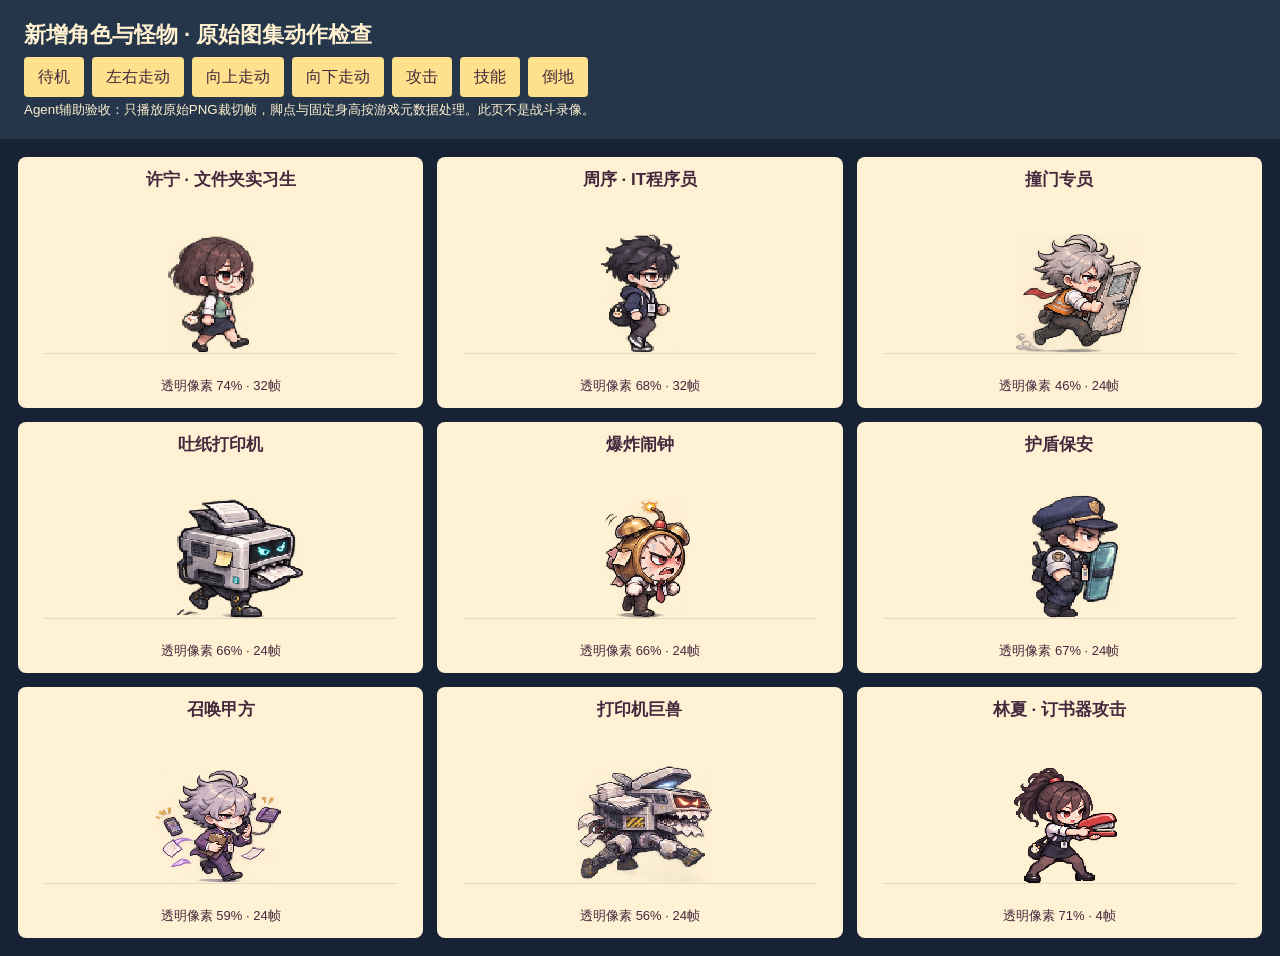
<file: web/dev/expansion-art/index.html>
<!doctype html><html lang="zh-CN"><meta charset="utf-8"><meta name="viewport" content="width=device-width"><title>扩展美术动作检查</title><style>body{margin:0;background:#172334;color:#fff0d0;font:16px/1.5 'Microsoft YaHei',sans-serif}header{padding:18px 24px;background:#25364b;position:sticky;top:0}h1{font-size:22px;margin:0}button{margin:6px 8px 0 0;padding:8px 14px;background:#ffe08c;color:#422a3d;border:0;border-radius:4px;font:inherit;cursor:pointer}main{display:grid;grid-template-columns:repeat(3,1fr);gap:14px;padding:18px}article{background:#fff1d4;color:#422a3d;border-radius:8px;text-align:center;padding:10px}canvas{display:block;width:100%;height:180px;image-rendering:pixelated}h2{margin:0;font-size:17px}p{margin:3px;font-size:13px}@media(max-width:700px){main{grid-template-columns:repeat(2,1fr)}}</style><header><h1>新增角色与怪物 · 原始图集动作检查</h1><div id="actions"></div><small>Agent辅助验收：只播放原始PNG裁切帧，脚点与固定身高按游戏元数据处理。此页不是战斗录像。</small></header><main id="tiles"></main><script>
(async()=>{const d=await(await fetch('../../assets/image/expansion/atlas-metadata.json')).json(),names={intern:'许宁 · 文件夹实习生',programmer:'周序 · IT程序员',charger:'撞门专员',spitter:'吐纸打印机',bomber:'爆炸闹钟',shieldGuard:'护盾保安',summoner:'召唤甲方',printerBoss:'打印机巨兽',femaleStapler:'林夏 · 订书器攻击'},labels={idle:'待机',walk:'左右走动',upWalk:'向上走动',downWalk:'向下走动',attack:'攻击',skill:'技能',defeat:'倒地'},tiles=[];let state='walk';for(const[key,label]of Object.entries(labels)){const b=document.createElement('button');b.textContent=label;b.dataset.state=key;b.onclick=()=>state=key;actions.append(b)}for(const[id,def]of Object.entries({...d.heroes,...d.enemies,...d.heroOverrides})){const im=new Image();im.src='../../assets/'+def.path;await im.decode();const a=document.createElement('article');a.innerHTML='<h2>'+names[id]+'</h2><canvas width="340" height="180"></canvas><p>透明像素 '+Math.round(def.transparentFraction*100)+'% · '+Object.values(def.frames).reduce((n,f)=>n+f.length,0)+'帧</p>';const tilesElement=document.querySelector('#tiles');tilesElement.append(a);tiles.push({def,im,ctx:a.querySelector('canvas').getContext('2d')})}function draw(t){for(const{def,im,ctx}of tiles){const frames=def.frames[state]||def.frames.idle||def.frames.attack,index=Math.floor(t/170)%frames.length,f=frames[index],scale=116/def.referenceHeight;ctx.clearRect(0,0,340,180);ctx.imageSmoothingEnabled=false;ctx.fillStyle='#e7dac4';ctx.fillRect(14,160,312,1);ctx.drawImage(im,f.x,f.y,f.w,f.h,170-f.anchorX*scale,160-f.h*scale,f.w*scale,f.h*scale)}requestAnimationFrame(draw)}document.body.dataset.ready='true';requestAnimationFrame(draw)})().catch(e=>{document.body.dataset.error=e.message;throw e});
</script></html>
</file>
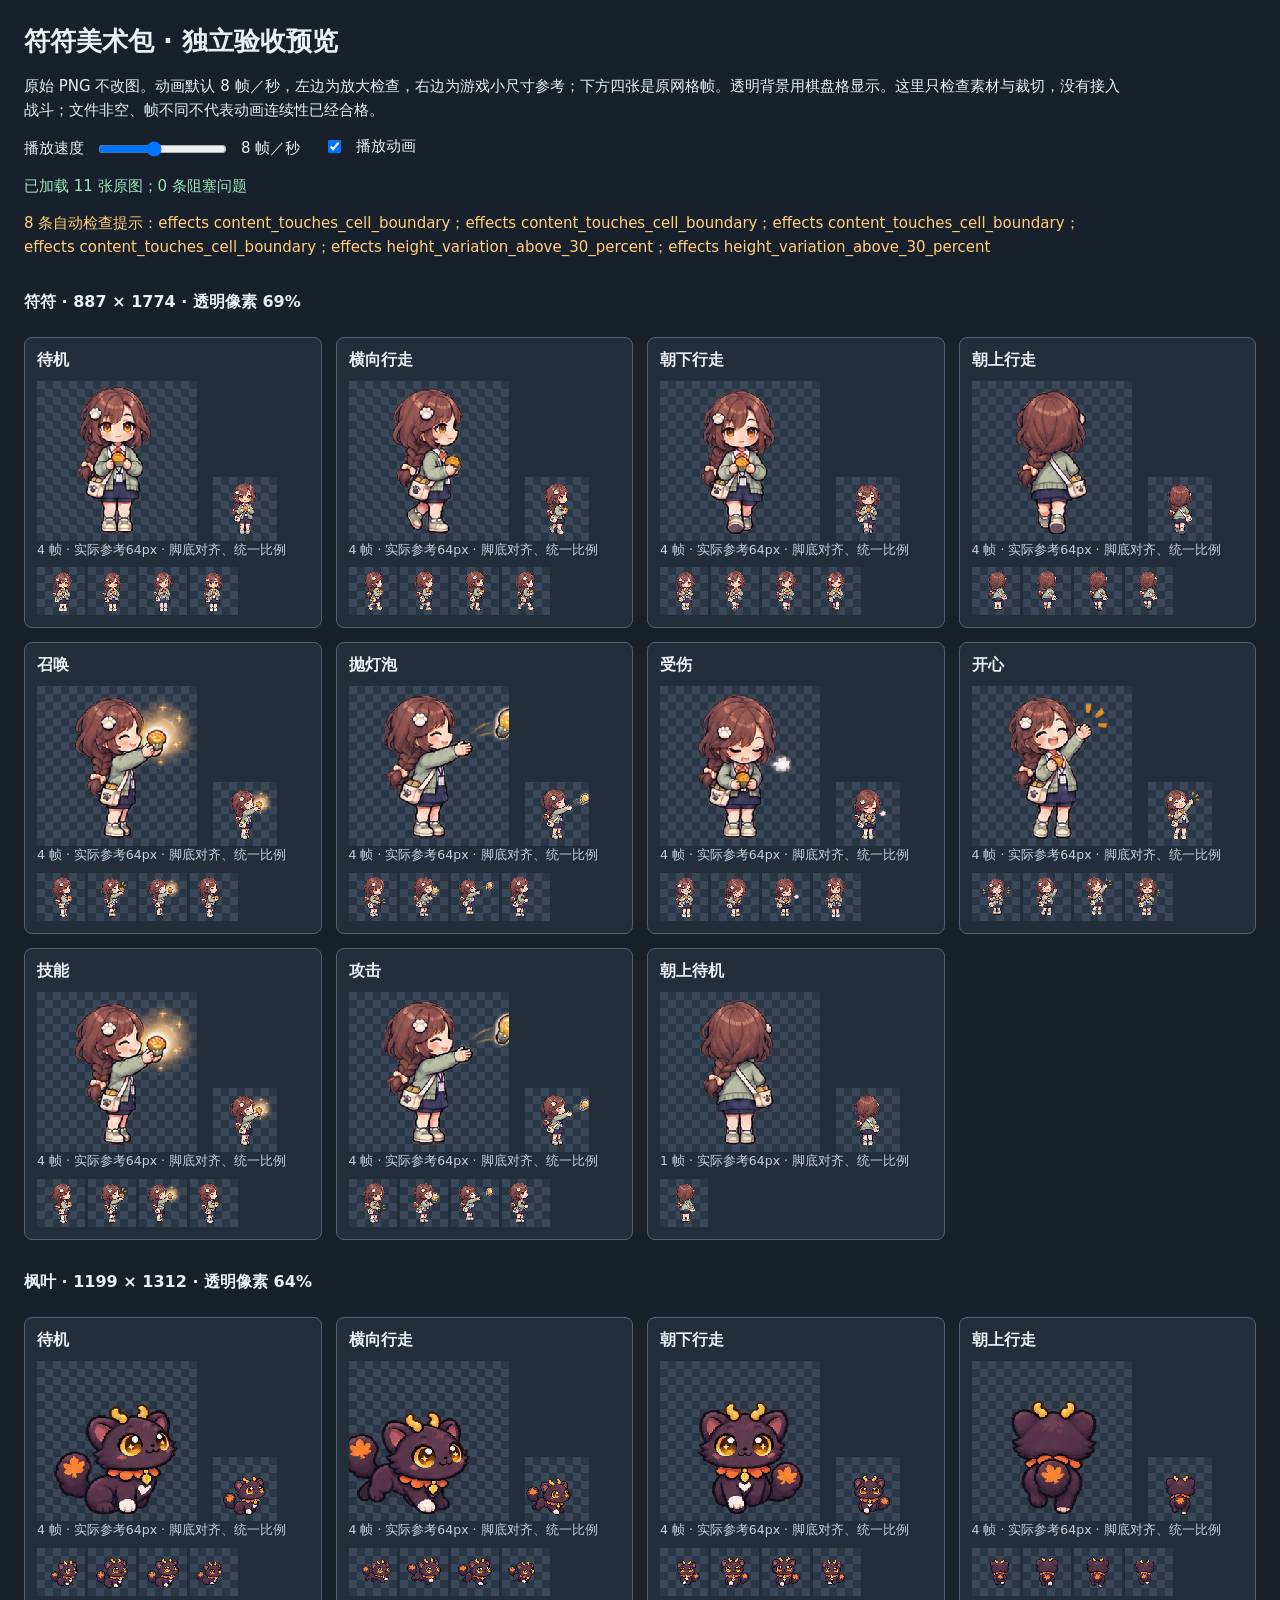
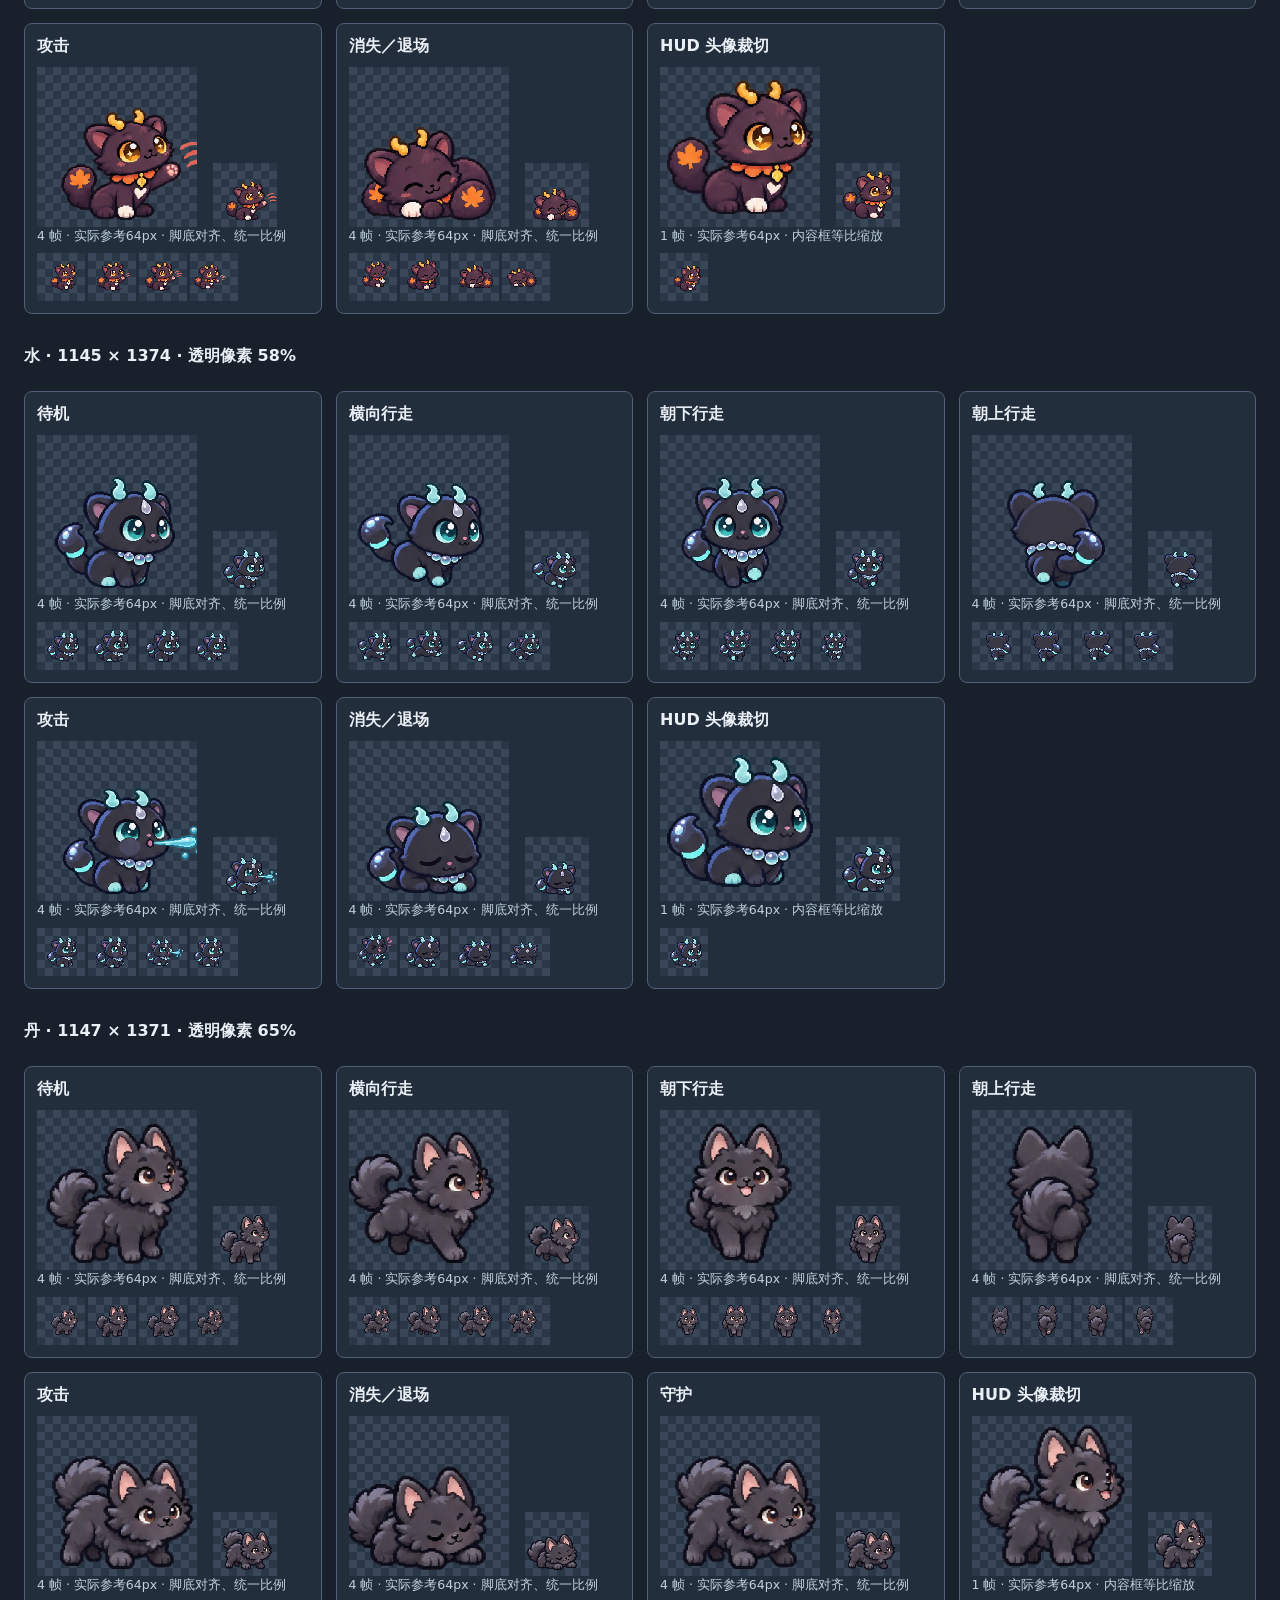
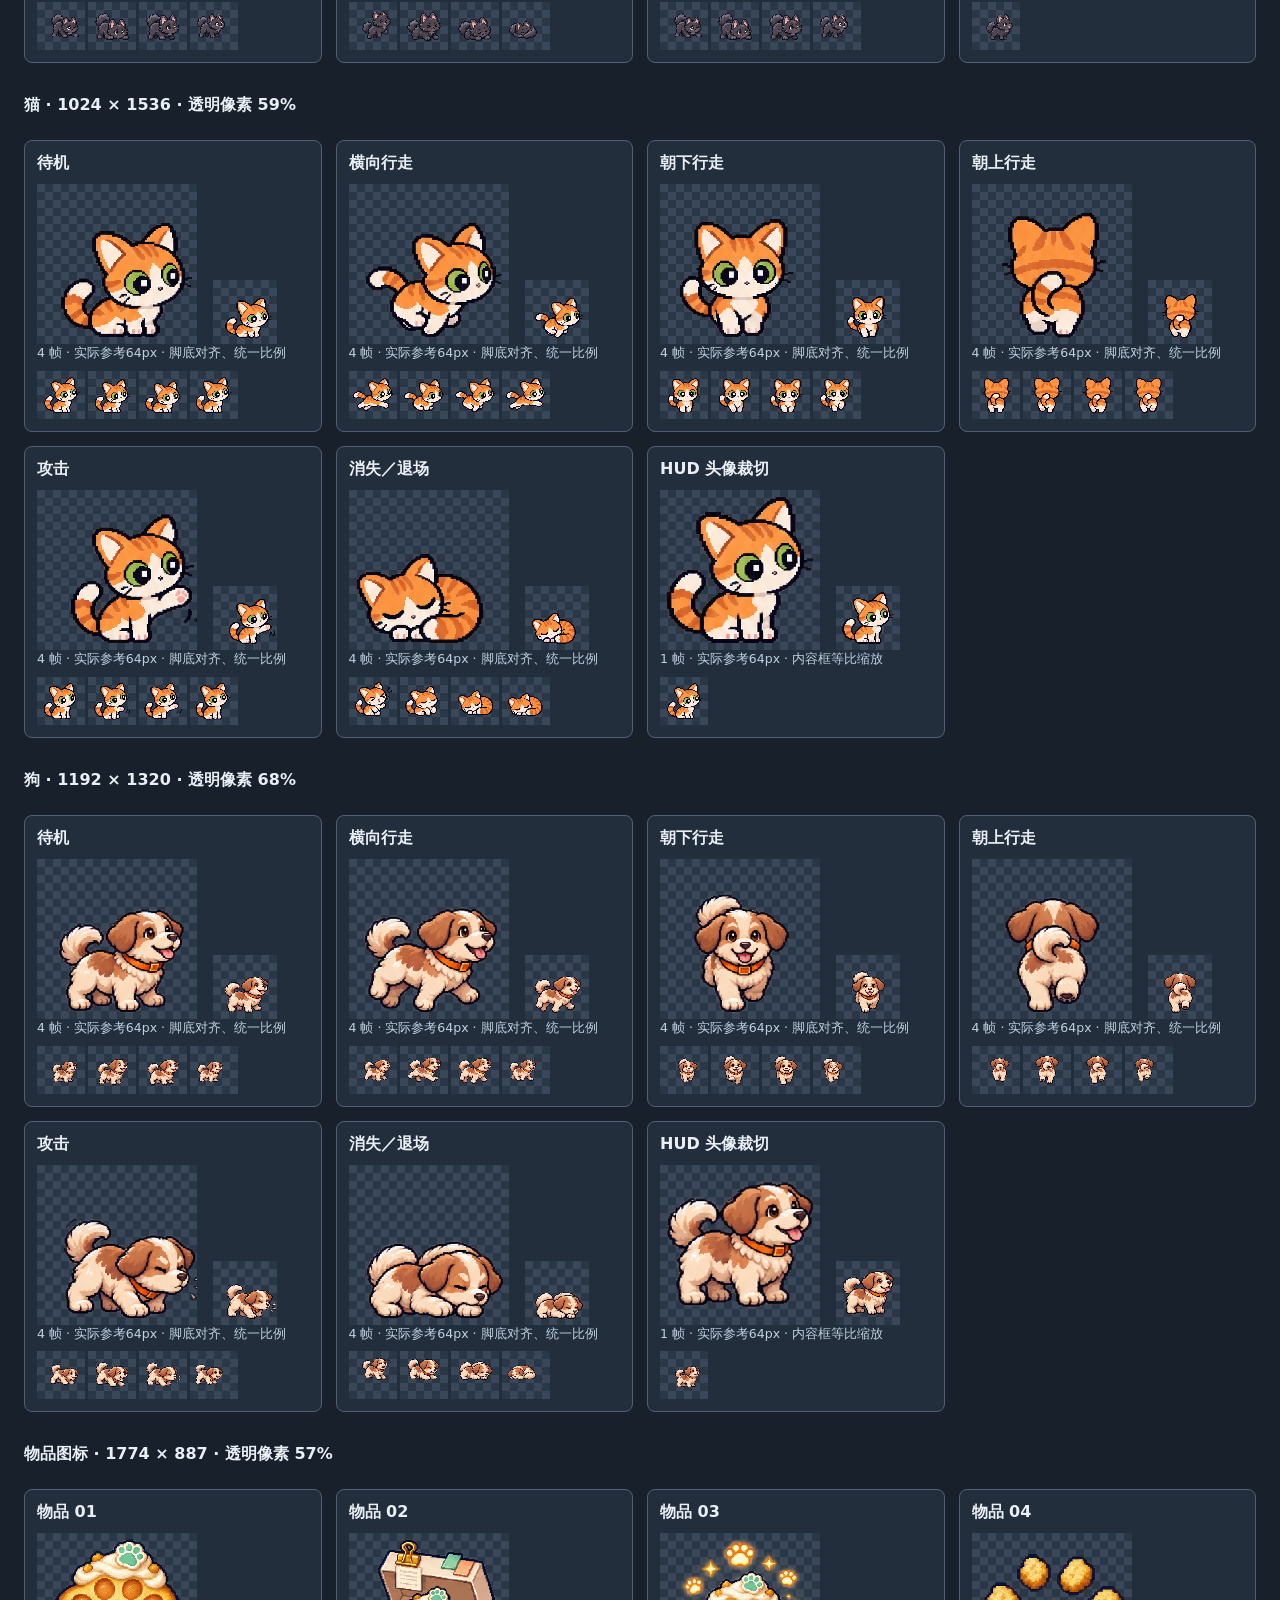
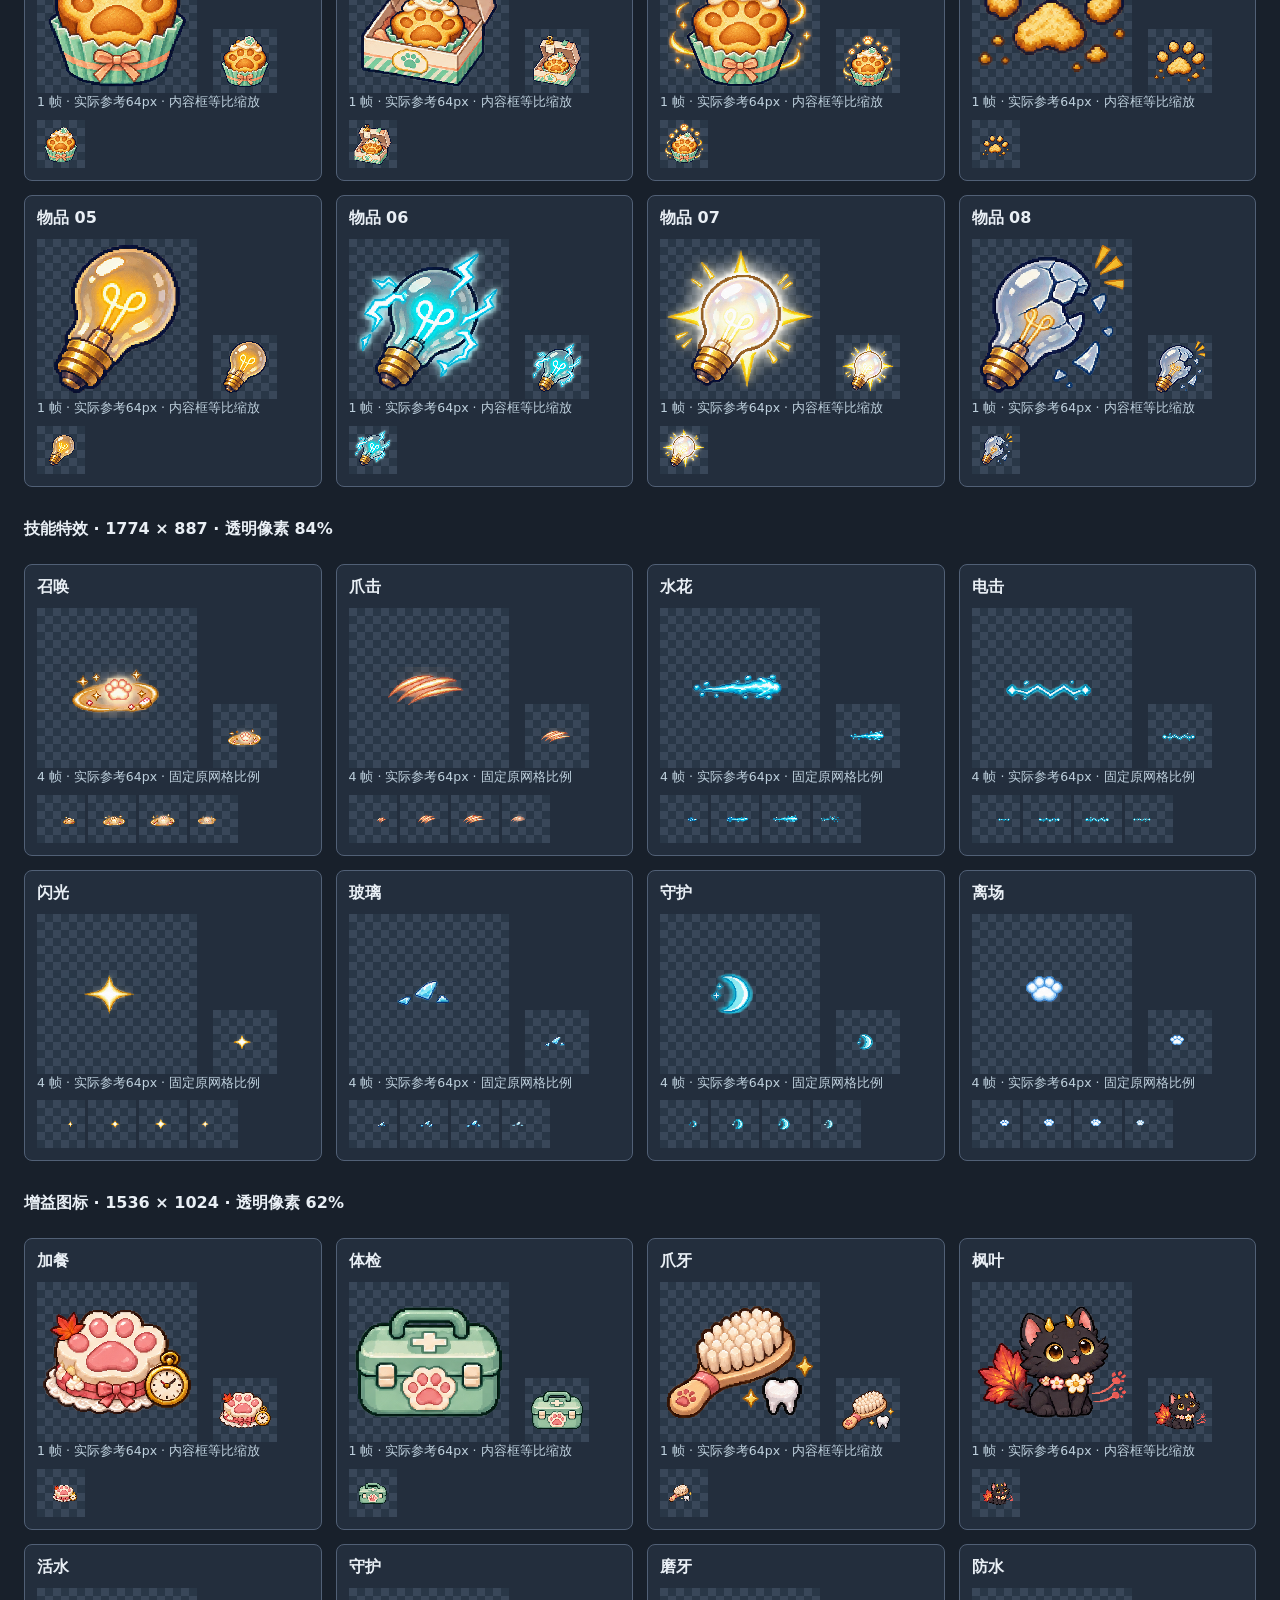
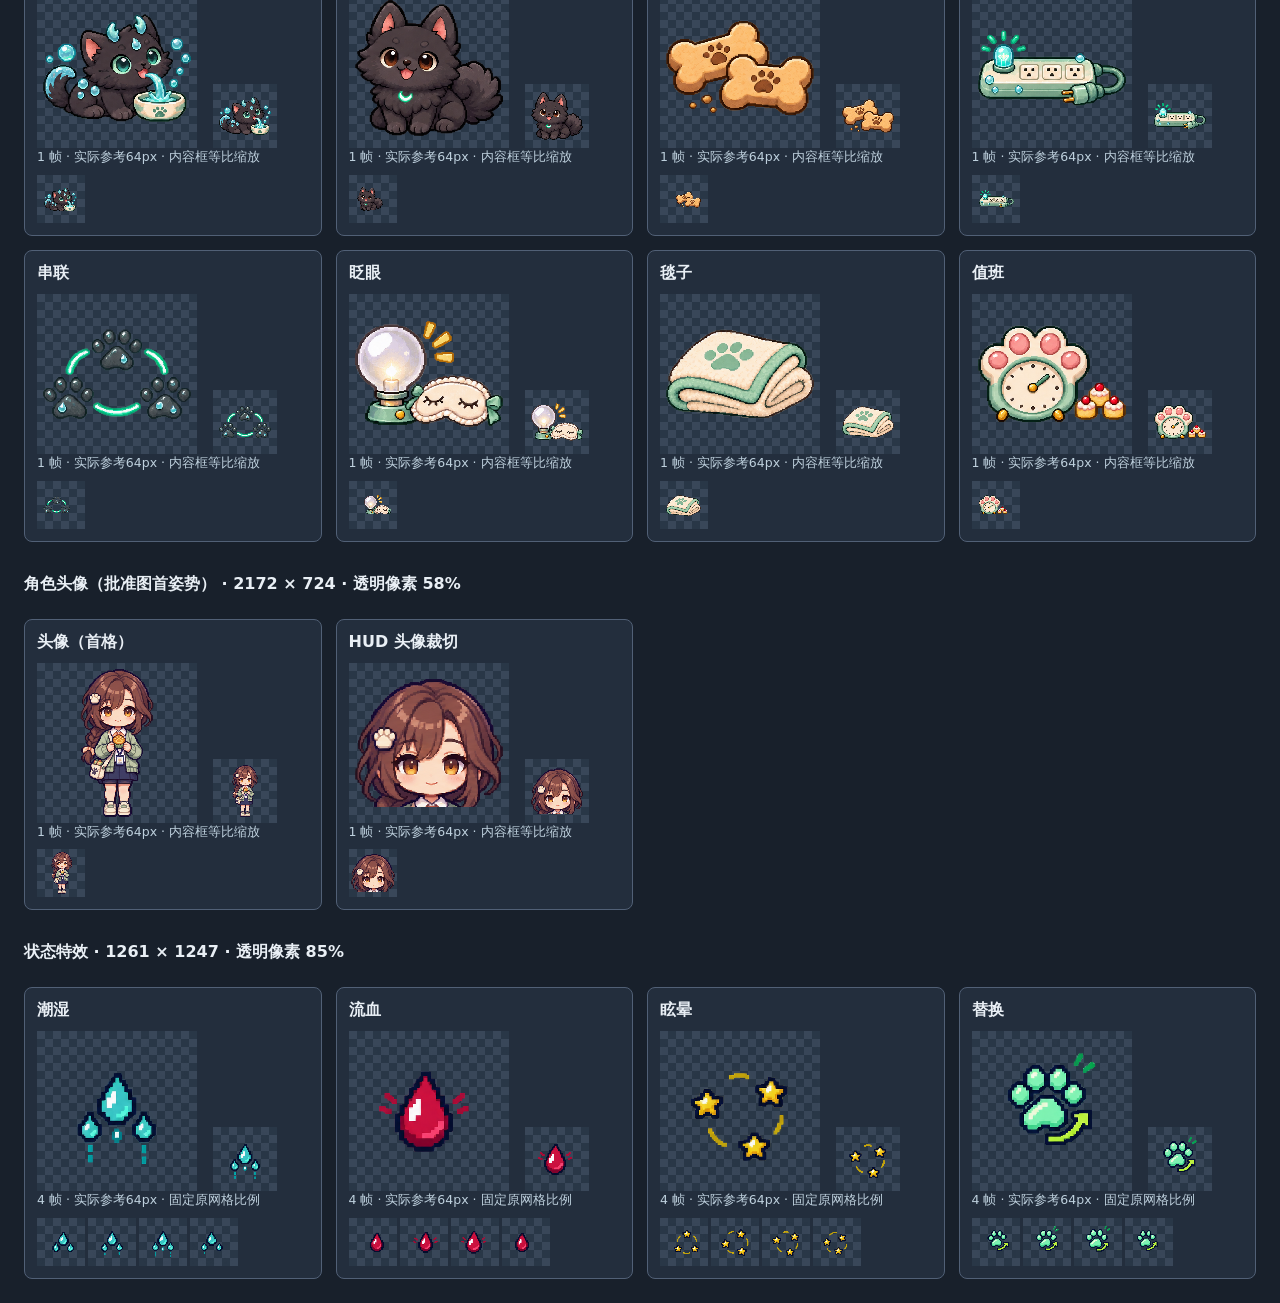
<file: web/dev/fufu-preview.html>
<!doctype html><html lang="zh-CN"><meta charset="utf-8"><title>符符美术包 · 独立验收预览</title>
<style>*{box-sizing:border-box}body{margin:0;background:#18202b;color:#e9eff5;font:15px system-ui,"Microsoft YaHei",sans-serif;padding:24px}h1{font-size:26px;margin:0 0 8px}p{line-height:1.6;max-width:1100px}label{display:inline-flex;gap:12px;align-items:center;margin:0 24px 18px 0}section{display:grid;grid-template-columns:repeat(auto-fill,minmax(275px,1fr));gap:14px}article{padding:12px;border:1px solid #516076;border-radius:8px;background:#232e3d}h2{font-size:16px;margin:0 0 10px}canvas{image-rendering:pixelated;background:repeating-conic-gradient(#293747 0 25%,#394759 0 50%) 50%/16px 16px}small{display:block;color:#bed0dd;line-height:1.5}.warning{color:#ffcf79}.stage{display:flex;align-items:flex-end;gap:16px}.strip{margin-top:8px;display:flex;gap:3px}.strip canvas{width:48px;height:48px}.group{grid-column:1/-1;margin-top:18px}#status{color:#9ae6bb}</style>
<h1>符符美术包 · 独立验收预览</h1><p>原始 PNG 不改图。动画默认 8 帧／秒，左边为放大检查，右边为游戏小尺寸参考；下方四张是原网格帧。透明背景用棋盘格显示。这里只检查素材与裁切，没有接入战斗；文件非空、帧不同不代表动画连续性已经合格。</p>
<label>播放速度 <input id="fps" type="range" min="2" max="16" value="8"><span id="fpsText">8 帧／秒</span></label><label><input id="play" type="checkbox" checked>播放动画</label><div id="status">正在加载…</div><p class="warning" id="warnings"></p><section id="grid"></section>
<script>const metadata={"schemaVersion":1,"stage":"candidate-for-review","note":"Original PNG only; geometry checks are not proof of visual animation continuity.","sheets":{"fufu":{"key":"fufu","path":"image/fufu/fufu.png","cols":4,"rows":8,"width":887,"height":1774,"transparentFraction":0.6878353112540021,"partialAlphaFraction":0.04886885477185807,"rowBounds":[0,231,453,672,893,1110,1330,1551,1774],"columnBounds":[[0,230,445,658,887],[0,228,443,659,887],[0,230,444,659,887],[0,230,444,658,887],[0,218,442,674,887],[0,215,426,674,887],[0,221,441,670,887],[0,235,439,669,887]],"gridMethod":"alpha-projection-row-and-column-seams","actor":true,"effect":false,"sha256":"ce9f720a500c2c865a222b2733a6190de8673dc65ee5561a88533c5f06e18402","frames":{"idle":[{"x":67,"y":17,"w":108,"h":207,"anchorX":58.5,"anchorY":207,"cell":{"x":0,"y":0,"w":230,"h":231},"opaquePixels":15477,"edgePixels":0,"hash":2443346098},{"x":286,"y":18,"w":104,"h":206,"anchorX":55.5,"anchorY":206,"cell":{"x":230,"y":0,"w":215,"h":231},"opaquePixels":15261,"edgePixels":0,"hash":1297071988},{"x":500,"y":16,"w":103,"h":208,"anchorX":55,"anchorY":208,"cell":{"x":445,"y":0,"w":213,"h":231},"opaquePixels":15180,"edgePixels":0,"hash":1277809587},{"x":714,"y":17,"w":104,"h":207,"anchorX":55.5,"anchorY":207,"cell":{"x":658,"y":0,"w":229,"h":231},"opaquePixels":15285,"edgePixels":0,"hash":1669740044}],"walk":[{"x":67,"y":241,"w":103,"h":202,"anchorX":58.5,"anchorY":202,"cell":{"x":0,"y":231,"w":228,"h":222},"opaquePixels":14530,"edgePixels":0,"hash":679778854},{"x":287,"y":241,"w":99,"h":202,"anchorX":57.5,"anchorY":202,"cell":{"x":228,"y":231,"w":215,"h":222},"opaquePixels":14451,"edgePixels":0,"hash":2311801740},{"x":501,"y":239,"w":100,"h":206,"anchorX":52,"anchorY":206,"cell":{"x":443,"y":231,"w":216,"h":222},"opaquePixels":14487,"edgePixels":0,"hash":51558064},{"x":717,"y":241,"w":101,"h":202,"anchorX":55.5,"anchorY":202,"cell":{"x":659,"y":231,"w":228,"h":222},"opaquePixels":14635,"edgePixels":0,"hash":2788851007}],"downWalk":[{"x":70,"y":462,"w":105,"h":203,"anchorX":54.5,"anchorY":203,"cell":{"x":0,"y":453,"w":230,"h":219},"opaquePixels":14877,"edgePixels":0,"hash":889293787},{"x":285,"y":462,"w":105,"h":203,"anchorX":54,"anchorY":203,"cell":{"x":230,"y":453,"w":214,"h":219},"opaquePixels":14704,"edgePixels":0,"hash":2909058309},{"x":499,"y":462,"w":105,"h":203,"anchorX":55,"anchorY":203,"cell":{"x":444,"y":453,"w":215,"h":219},"opaquePixels":14653,"edgePixels":0,"hash":3476596821},{"x":714,"y":462,"w":103,"h":203,"anchorX":54.5,"anchorY":203,"cell":{"x":659,"y":453,"w":228,"h":219},"opaquePixels":14724,"edgePixels":0,"hash":4282490997}],"upWalk":[{"x":70,"y":679,"w":104,"h":204,"anchorX":56,"anchorY":204,"cell":{"x":0,"y":672,"w":230,"h":221},"opaquePixels":14939,"edgePixels":0,"hash":2612407465},{"x":286,"y":680,"w":102,"h":202,"anchorX":53.5,"anchorY":202,"cell":{"x":230,"y":672,"w":214,"h":221},"opaquePixels":14438,"edgePixels":0,"hash":2579205149},{"x":500,"y":680,"w":102,"h":202,"anchorX":52,"anchorY":202,"cell":{"x":444,"y":672,"w":214,"h":221},"opaquePixels":14476,"edgePixels":0,"hash":2828227807},{"x":714,"y":680,"w":102,"h":202,"anchorX":53.5,"anchorY":202,"cell":{"x":658,"y":672,"w":229,"h":221},"opaquePixels":14384,"edgePixels":0,"hash":2954238445}],"summon":[{"x":60,"y":904,"w":105,"h":200,"anchorX":62.5,"anchorY":200,"cell":{"x":0,"y":893,"w":218,"h":217},"opaquePixels":13803,"edgePixels":0,"hash":2092046262},{"x":272,"y":904,"w":133,"h":199,"anchorX":58.5,"anchorY":199,"cell":{"x":218,"y":893,"w":224,"h":217},"opaquePixels":14383,"edgePixels":0,"hash":1898243562},{"x":479,"y":904,"w":169,"h":200,"anchorX":61,"anchorY":200,"cell":{"x":442,"y":893,"w":232,"h":217},"opaquePixels":18837,"edgePixels":0,"hash":4243043505},{"x":700,"y":904,"w":106,"h":199,"anchorX":61.5,"anchorY":199,"cell":{"x":674,"y":893,"w":213,"h":217},"opaquePixels":13707,"edgePixels":0,"hash":2088954954}],"bulbThrow":[{"x":55,"y":1117,"w":115,"h":205,"anchorX":57,"anchorY":205,"cell":{"x":0,"y":1110,"w":215,"h":220},"opaquePixels":15479,"edgePixels":0,"hash":4008939378},{"x":260,"y":1119,"w":138,"h":203,"anchorX":59,"anchorY":203,"cell":{"x":215,"y":1110,"w":211,"h":220},"opaquePixels":16417,"edgePixels":0,"hash":206029},{"x":455,"y":1118,"w":201,"h":204,"anchorX":66,"anchorY":204,"cell":{"x":426,"y":1110,"w":248,"h":220},"opaquePixels":17565,"edgePixels":0,"hash":1408456567},{"x":693,"y":1117,"w":104,"h":204,"anchorX":58.5,"anchorY":204,"cell":{"x":674,"y":1110,"w":213,"h":220},"opaquePixels":14492,"edgePixels":0,"hash":3082486239}],"hurt":[{"x":65,"y":1341,"w":104,"h":204,"anchorX":57.5,"anchorY":204,"cell":{"x":0,"y":1330,"w":221,"h":221},"opaquePixels":15019,"edgePixels":0,"hash":4134856860},{"x":274,"y":1344,"w":118,"h":199,"anchorX":59,"anchorY":199,"cell":{"x":221,"y":1330,"w":220,"h":221},"opaquePixels":15592,"edgePixels":0,"hash":2247226004},{"x":490,"y":1342,"w":136,"h":203,"anchorX":61,"anchorY":203,"cell":{"x":441,"y":1330,"w":229,"h":221},"opaquePixels":16417,"edgePixels":0,"hash":1947419413},{"x":715,"y":1339,"w":105,"h":206,"anchorX":56.5,"anchorY":206,"cell":{"x":670,"y":1330,"w":217,"h":221},"opaquePixels":15249,"edgePixels":0,"hash":3944823934}],"cheer":[{"x":46,"y":1563,"w":147,"h":195,"anchorX":77,"anchorY":195,"cell":{"x":0,"y":1551,"w":235,"h":223},"opaquePixels":15145,"edgePixels":0,"hash":3026662932},{"x":278,"y":1560,"w":115,"h":198,"anchorX":55.5,"anchorY":198,"cell":{"x":235,"y":1551,"w":204,"h":223},"opaquePixels":15314,"edgePixels":0,"hash":1537524089},{"x":486,"y":1557,"w":140,"h":201,"anchorX":62,"anchorY":201,"cell":{"x":439,"y":1551,"w":230,"h":223},"opaquePixels":15348,"edgePixels":0,"hash":738860361},{"x":713,"y":1563,"w":122,"h":195,"anchorX":54,"anchorY":195,"cell":{"x":669,"y":1551,"w":218,"h":223},"opaquePixels":14949,"edgePixels":0,"hash":2235052522}],"skill":[{"x":60,"y":904,"w":105,"h":200,"anchorX":62.5,"anchorY":200,"cell":{"x":0,"y":893,"w":218,"h":217},"opaquePixels":13803,"edgePixels":0,"hash":2092046262},{"x":272,"y":904,"w":133,"h":199,"anchorX":58.5,"anchorY":199,"cell":{"x":218,"y":893,"w":224,"h":217},"opaquePixels":14383,"edgePixels":0,"hash":1898243562},{"x":479,"y":904,"w":169,"h":200,"anchorX":61,"anchorY":200,"cell":{"x":442,"y":893,"w":232,"h":217},"opaquePixels":18837,"edgePixels":0,"hash":4243043505},{"x":700,"y":904,"w":106,"h":199,"anchorX":61.5,"anchorY":199,"cell":{"x":674,"y":893,"w":213,"h":217},"opaquePixels":13707,"edgePixels":0,"hash":2088954954}],"attack":[{"x":55,"y":1117,"w":115,"h":205,"anchorX":57,"anchorY":205,"cell":{"x":0,"y":1110,"w":215,"h":220},"opaquePixels":15479,"edgePixels":0,"hash":4008939378},{"x":260,"y":1119,"w":138,"h":203,"anchorX":59,"anchorY":203,"cell":{"x":215,"y":1110,"w":211,"h":220},"opaquePixels":16417,"edgePixels":0,"hash":206029},{"x":455,"y":1118,"w":201,"h":204,"anchorX":66,"anchorY":204,"cell":{"x":426,"y":1110,"w":248,"h":220},"opaquePixels":17565,"edgePixels":0,"hash":1408456567},{"x":693,"y":1117,"w":104,"h":204,"anchorX":58.5,"anchorY":204,"cell":{"x":674,"y":1110,"w":213,"h":220},"opaquePixels":14492,"edgePixels":0,"hash":3082486239}],"upIdle":[{"x":70,"y":679,"w":104,"h":204,"anchorX":56,"anchorY":204,"cell":{"x":0,"y":672,"w":230,"h":221},"opaquePixels":14939,"edgePixels":0,"hash":2612407465}]},"referenceHeight":207,"animationAliases":{"skill":"summon","attack":"bulbThrow","upIdle":"upWalk:firstFrame"},"note":"No independent back idle sequence; upIdle reuses first back-walk frame.","referenceWidth":201},"maple":{"key":"maple","path":"image/fufu/maple.png","cols":4,"rows":6,"width":1199,"height":1312,"transparentFraction":0.6361983563538721,"partialAlphaFraction":0.045233960210744724,"rowBounds":[0,223,421,635,844,1056,1312],"columnBounds":[[0,320,589,862,1199],[0,320,591,862,1199],[0,334,605,875,1199],[0,324,596,870,1199],[0,306,591,876,1199],[0,319,575,863,1199]],"gridMethod":"alpha-projection-row-and-column-seams","actor":true,"effect":false,"sha256":"74c89c83209ab1dd96fbab70a4465650e07fdc3bd9689ac3b524881ca844684d","frames":{"idle":[{"x":82,"y":26,"w":203,"h":187,"anchorX":108.5,"anchorY":187,"cell":{"x":0,"y":0,"w":320,"h":223},"opaquePixels":25208,"edgePixels":0,"hash":530163825},{"x":355,"y":27,"w":200,"h":182,"anchorX":105.5,"anchorY":182,"cell":{"x":320,"y":0,"w":269,"h":223},"opaquePixels":24722,"edgePixels":0,"hash":443082746},{"x":624,"y":23,"w":205,"h":185,"anchorX":104.5,"anchorY":185,"cell":{"x":589,"y":0,"w":273,"h":223},"opaquePixels":24560,"edgePixels":0,"hash":918449349},{"x":895,"y":32,"w":203,"h":179,"anchorX":105.5,"anchorY":179,"cell":{"x":862,"y":0,"w":337,"h":223},"opaquePixels":24295,"edgePixels":0,"hash":2358348443}],"walk":[{"x":77,"y":233,"w":215,"h":171,"anchorX":127,"anchorY":171,"cell":{"x":0,"y":223,"w":320,"h":198},"opaquePixels":24514,"edgePixels":0,"hash":3043050475},{"x":349,"y":233,"w":214,"h":169,"anchorX":139.5,"anchorY":169,"cell":{"x":320,"y":223,"w":271,"h":198},"opaquePixels":23071,"edgePixels":0,"hash":3705466603},{"x":619,"y":235,"w":215,"h":173,"anchorX":146.5,"anchorY":173,"cell":{"x":591,"y":223,"w":271,"h":198},"opaquePixels":23837,"edgePixels":0,"hash":1212839411},{"x":891,"y":239,"w":212,"h":169,"anchorX":102.5,"anchorY":169,"cell":{"x":862,"y":223,"w":337,"h":198},"opaquePixels":23682,"edgePixels":0,"hash":1739726849}],"downWalk":[{"x":111,"y":438,"w":176,"h":187,"anchorX":76,"anchorY":187,"cell":{"x":0,"y":421,"w":334,"h":214},"opaquePixels":23547,"edgePixels":0,"hash":2553399066},{"x":382,"y":435,"w":175,"h":188,"anchorX":74,"anchorY":188,"cell":{"x":334,"y":421,"w":271,"h":214},"opaquePixels":22934,"edgePixels":0,"hash":1952104745},{"x":653,"y":434,"w":174,"h":188,"anchorX":69,"anchorY":188,"cell":{"x":605,"y":421,"w":270,"h":214},"opaquePixels":22994,"edgePixels":0,"hash":2379565745},{"x":923,"y":437,"w":176,"h":188,"anchorX":89,"anchorY":188,"cell":{"x":875,"y":421,"w":324,"h":214},"opaquePixels":23560,"edgePixels":0,"hash":296386225}],"upWalk":[{"x":117,"y":645,"w":143,"h":190,"anchorX":73,"anchorY":190,"cell":{"x":0,"y":635,"w":324,"h":209},"opaquePixels":19947,"edgePixels":0,"hash":161654397},{"x":389,"y":646,"w":143,"h":186,"anchorX":70.5,"anchorY":186,"cell":{"x":324,"y":635,"w":272,"h":209},"opaquePixels":19012,"edgePixels":0,"hash":4100266402},{"x":661,"y":646,"w":142,"h":190,"anchorX":68,"anchorY":190,"cell":{"x":596,"y":635,"w":274,"h":209},"opaquePixels":19422,"edgePixels":0,"hash":2954331670},{"x":931,"y":646,"w":145,"h":191,"anchorX":71,"anchorY":191,"cell":{"x":870,"y":635,"w":329,"h":209},"opaquePixels":19944,"edgePixels":0,"hash":3910211800}],"attack":[{"x":78,"y":852,"w":187,"h":187,"anchorX":90,"anchorY":187,"cell":{"x":0,"y":844,"w":306,"h":212},"opaquePixels":24317,"edgePixels":0,"hash":1544310540},{"x":348,"y":852,"w":219,"h":188,"anchorX":92,"anchorY":188,"cell":{"x":306,"y":844,"w":285,"h":212},"opaquePixels":24914,"edgePixels":0,"hash":3876854737},{"x":616,"y":852,"w":245,"h":188,"anchorX":93.5,"anchorY":188,"cell":{"x":591,"y":844,"w":285,"h":212},"opaquePixels":25188,"edgePixels":0,"hash":60463337},{"x":891,"y":855,"w":235,"h":185,"anchorX":89,"anchorY":185,"cell":{"x":876,"y":844,"w":323,"h":212},"opaquePixels":25056,"edgePixels":0,"hash":3522158608}],"defeat":[{"x":78,"y":1072,"w":213,"h":189,"anchorX":90,"anchorY":189,"cell":{"x":0,"y":1056,"w":319,"h":256},"opaquePixels":25480,"edgePixels":0,"hash":859986147},{"x":347,"y":1081,"w":188,"h":180,"anchorX":93,"anchorY":180,"cell":{"x":319,"y":1056,"w":256,"h":256},"opaquePixels":24078,"edgePixels":0,"hash":2724069058},{"x":616,"y":1103,"w":225,"h":156,"anchorX":113,"anchorY":156,"cell":{"x":575,"y":1056,"w":288,"h":256},"opaquePixels":25849,"edgePixels":0,"hash":3004978055},{"x":886,"y":1116,"w":228,"h":145,"anchorX":126,"anchorY":145,"cell":{"x":863,"y":1056,"w":336,"h":256},"opaquePixels":24547,"edgePixels":0,"hash":4160871304}]},"referenceHeight":183,"portraitRegion":{"x":82,"y":26,"w":203,"h":187,"anchorX":108.5,"anchorY":187,"cell":{"x":0,"y":0,"w":320,"h":223},"opaquePixels":25208,"edgePixels":0,"hash":530163825,"note":"Runtime crop of first idle frame; no new bitmap."},"referenceWidth":245},"water":{"key":"water","path":"image/fufu/water.png","cols":4,"rows":6,"width":1145,"height":1374,"transparentFraction":0.5802794251317354,"partialAlphaFraction":0.05005498242469315,"rowBounds":[0,230,452,678,903,1119,1374],"columnBounds":[[0,299,569,841,1145],[0,294,568,841,1145],[0,292,562,833,1145],[0,305,578,849,1145],[0,279,545,856,1145],[0,296,550,824,1145]],"gridMethod":"alpha-projection-row-and-column-seams","actor":true,"effect":false,"sha256":"d47bb3f26abff93191388f21eebbb4fb4008b4f21bd89fdc5fb6dc6d16ba709c","frames":{"idle":[{"x":54,"y":18,"w":220,"h":199,"anchorX":105.5,"anchorY":199,"cell":{"x":0,"y":0,"w":299,"h":230},"opaquePixels":29332,"edgePixels":0,"hash":940516181},{"x":324,"y":16,"w":219,"h":200,"anchorX":108.5,"anchorY":200,"cell":{"x":299,"y":0,"w":270,"h":230},"opaquePixels":29179,"edgePixels":0,"hash":2829943382},{"x":596,"y":12,"w":218,"h":203,"anchorX":112,"anchorY":203,"cell":{"x":569,"y":0,"w":272,"h":230},"opaquePixels":28858,"edgePixels":0,"hash":4280282905},{"x":868,"y":21,"w":221,"h":194,"anchorX":106.5,"anchorY":194,"cell":{"x":841,"y":0,"w":304,"h":230},"opaquePixels":28844,"edgePixels":0,"hash":3945879577}],"walk":[{"x":45,"y":250,"w":228,"h":192,"anchorX":107.5,"anchorY":192,"cell":{"x":0,"y":230,"w":294,"h":222},"opaquePixels":28717,"edgePixels":0,"hash":1946323185},{"x":316,"y":244,"w":232,"h":170,"anchorX":131.5,"anchorY":170,"cell":{"x":294,"y":230,"w":274,"h":222},"opaquePixels":27680,"edgePixels":0,"hash":125020439},{"x":589,"y":246,"w":230,"h":194,"anchorX":129,"anchorY":194,"cell":{"x":568,"y":230,"w":273,"h":222},"opaquePixels":27233,"edgePixels":0,"hash":3990040600},{"x":864,"y":250,"w":227,"h":188,"anchorX":108.5,"anchorY":188,"cell":{"x":841,"y":230,"w":304,"h":222},"opaquePixels":27158,"edgePixels":0,"hash":609185794}],"downWalk":[{"x":62,"y":465,"w":191,"h":197,"anchorX":106,"anchorY":197,"cell":{"x":0,"y":452,"w":292,"h":226},"opaquePixels":26524,"edgePixels":0,"hash":468576671},{"x":332,"y":462,"w":192,"h":200,"anchorX":102.5,"anchorY":200,"cell":{"x":292,"y":452,"w":270,"h":226},"opaquePixels":26066,"edgePixels":0,"hash":2478237889},{"x":600,"y":462,"w":193,"h":204,"anchorX":107,"anchorY":204,"cell":{"x":562,"y":452,"w":271,"h":226},"opaquePixels":26619,"edgePixels":0,"hash":4065852708},{"x":874,"y":466,"w":190,"h":198,"anchorX":102.5,"anchorY":198,"cell":{"x":833,"y":452,"w":312,"h":226},"opaquePixels":25856,"edgePixels":0,"hash":78225825}],"upWalk":[{"x":82,"y":691,"w":176,"h":201,"anchorX":83.5,"anchorY":201,"cell":{"x":0,"y":678,"w":305,"h":225},"opaquePixels":24902,"edgePixels":0,"hash":1057354698},{"x":352,"y":694,"w":179,"h":198,"anchorX":82.5,"anchorY":198,"cell":{"x":305,"y":678,"w":273,"h":225},"opaquePixels":24170,"edgePixels":0,"hash":1254755471},{"x":625,"y":691,"w":179,"h":197,"anchorX":82,"anchorY":197,"cell":{"x":578,"y":678,"w":271,"h":225},"opaquePixels":24650,"edgePixels":0,"hash":351975896},{"x":895,"y":692,"w":179,"h":201,"anchorX":85.5,"anchorY":201,"cell":{"x":849,"y":678,"w":296,"h":225},"opaquePixels":24997,"edgePixels":0,"hash":4241768403}],"attack":[{"x":49,"y":914,"w":194,"h":197,"anchorX":103,"anchorY":197,"cell":{"x":0,"y":903,"w":279,"h":216},"opaquePixels":26786,"edgePixels":0,"hash":3635421249},{"x":316,"y":917,"w":196,"h":194,"anchorX":103,"anchorY":194,"cell":{"x":279,"y":903,"w":266,"h":216},"opaquePixels":26767,"edgePixels":0,"hash":151433183},{"x":579,"y":917,"w":267,"h":194,"anchorX":99,"anchorY":194,"cell":{"x":545,"y":903,"w":311,"h":216},"opaquePixels":28900,"edgePixels":0,"hash":1145038804},{"x":867,"y":915,"w":198,"h":196,"anchorX":102.5,"anchorY":196,"cell":{"x":856,"y":903,"w":289,"h":216},"opaquePixels":27690,"edgePixels":0,"hash":568765187}],"defeat":[{"x":49,"y":1127,"w":231,"h":217,"anchorX":115,"anchorY":217,"cell":{"x":0,"y":1119,"w":296,"h":255},"opaquePixels":29872,"edgePixels":0,"hash":3451928482},{"x":313,"y":1149,"w":207,"h":191,"anchorX":105,"anchorY":191,"cell":{"x":296,"y":1119,"w":254,"h":255},"opaquePixels":28011,"edgePixels":0,"hash":542860995},{"x":580,"y":1168,"w":209,"h":171,"anchorX":112,"anchorY":171,"cell":{"x":550,"y":1119,"w":274,"h":255},"opaquePixels":26974,"edgePixels":0,"hash":152880996},{"x":860,"y":1174,"w":216,"h":166,"anchorX":105.5,"anchorY":166,"cell":{"x":824,"y":1119,"w":321,"h":255},"opaquePixels":26806,"edgePixels":0,"hash":1963006677}]},"referenceHeight":199,"portraitRegion":{"x":54,"y":18,"w":220,"h":199,"anchorX":105.5,"anchorY":199,"cell":{"x":0,"y":0,"w":299,"h":230},"opaquePixels":29332,"edgePixels":0,"hash":940516181,"note":"Runtime crop of first idle frame; no new bitmap."},"referenceWidth":267},"dan":{"key":"dan","path":"image/fufu/dan.png","cols":4,"rows":6,"width":1147,"height":1371,"transparentFraction":0.6527134178718847,"partialAlphaFraction":0.04498844860248121,"rowBounds":[0,231,453,682,907,1119,1371],"columnBounds":[[0,308,570,834,1147],[0,313,574,835,1147],[0,315,575,831,1147],[0,314,577,836,1147],[0,314,577,835,1147],[0,307,566,829,1147]],"gridMethod":"alpha-projection-row-and-column-seams","actor":true,"effect":false,"sha256":"9e6c86eed5e7528f483913ab42b66f9f1a0ca6cc990ba6a0d0ffe8c216f58142","frames":{"idle":[{"x":84,"y":31,"w":189,"h":182,"anchorX":90,"anchorY":182,"cell":{"x":0,"y":0,"w":308,"h":231},"opaquePixels":23224,"edgePixels":0,"hash":845460483},{"x":343,"y":23,"w":194,"h":189,"anchorX":95.5,"anchorY":189,"cell":{"x":308,"y":0,"w":262,"h":231},"opaquePixels":24191,"edgePixels":0,"hash":3325638304},{"x":604,"y":18,"w":198,"h":194,"anchorX":99,"anchorY":194,"cell":{"x":570,"y":0,"w":264,"h":231},"opaquePixels":24715,"edgePixels":0,"hash":3443407186},{"x":867,"y":31,"w":194,"h":182,"anchorX":93,"anchorY":182,"cell":{"x":834,"y":0,"w":313,"h":231},"opaquePixels":23700,"edgePixels":0,"hash":3430911226}],"walk":[{"x":79,"y":254,"w":203,"h":182,"anchorX":99,"anchorY":182,"cell":{"x":0,"y":231,"w":313,"h":222},"opaquePixels":25390,"edgePixels":0,"hash":4016003495},{"x":344,"y":250,"w":202,"h":178,"anchorX":121.5,"anchorY":178,"cell":{"x":313,"y":231,"w":261,"h":222},"opaquePixels":24241,"edgePixels":0,"hash":1745851046},{"x":603,"y":253,"w":204,"h":183,"anchorX":113,"anchorY":183,"cell":{"x":574,"y":231,"w":261,"h":222},"opaquePixels":23847,"edgePixels":0,"hash":1777732881},{"x":864,"y":254,"w":203,"h":182,"anchorX":98,"anchorY":182,"cell":{"x":835,"y":231,"w":312,"h":222},"opaquePixels":24372,"edgePixels":0,"hash":3250020164}],"downWalk":[{"x":109,"y":474,"w":154,"h":195,"anchorX":78.5,"anchorY":195,"cell":{"x":0,"y":453,"w":315,"h":229},"opaquePixels":20865,"edgePixels":0,"hash":3137503623},{"x":367,"y":471,"w":155,"h":193,"anchorX":78.5,"anchorY":193,"cell":{"x":315,"y":453,"w":260,"h":229},"opaquePixels":20699,"edgePixels":0,"hash":298184611},{"x":628,"y":471,"w":148,"h":195,"anchorX":75.5,"anchorY":195,"cell":{"x":575,"y":453,"w":256,"h":229},"opaquePixels":20320,"edgePixels":0,"hash":1309879168},{"x":887,"y":470,"w":142,"h":195,"anchorX":75.5,"anchorY":195,"cell":{"x":831,"y":453,"w":316,"h":229},"opaquePixels":19626,"edgePixels":0,"hash":1733525370}],"upWalk":[{"x":122,"y":697,"w":133,"h":194,"anchorX":67,"anchorY":194,"cell":{"x":0,"y":682,"w":314,"h":225},"opaquePixels":19093,"edgePixels":0,"hash":3319158507},{"x":383,"y":695,"w":130,"h":195,"anchorX":57,"anchorY":195,"cell":{"x":314,"y":682,"w":263,"h":225},"opaquePixels":18409,"edgePixels":0,"hash":1051397515},{"x":642,"y":695,"w":129,"h":191,"anchorX":62.5,"anchorY":191,"cell":{"x":577,"y":682,"w":259,"h":225},"opaquePixels":18718,"edgePixels":0,"hash":2376341085},{"x":899,"y":695,"w":127,"h":196,"anchorX":60.5,"anchorY":196,"cell":{"x":836,"y":682,"w":311,"h":225},"opaquePixels":18714,"edgePixels":0,"hash":2429374116}],"attack":[{"x":84,"y":924,"w":201,"h":176,"anchorX":103.5,"anchorY":176,"cell":{"x":0,"y":907,"w":314,"h":212},"opaquePixels":26555,"edgePixels":0,"hash":3757026451},{"x":344,"y":935,"w":204,"h":162,"anchorX":107.5,"anchorY":162,"cell":{"x":314,"y":907,"w":263,"h":212},"opaquePixels":23885,"edgePixels":0,"hash":2314063612},{"x":606,"y":940,"w":197,"h":158,"anchorX":91,"anchorY":158,"cell":{"x":577,"y":907,"w":258,"h":212},"opaquePixels":24239,"edgePixels":0,"hash":2155379031},{"x":867,"y":924,"w":204,"h":176,"anchorX":90.5,"anchorY":176,"cell":{"x":835,"y":907,"w":312,"h":212},"opaquePixels":25514,"edgePixels":0,"hash":494026593}],"defeat":[{"x":78,"y":1138,"w":200,"h":199,"anchorX":85,"anchorY":199,"cell":{"x":0,"y":1119,"w":307,"h":252},"opaquePixels":25135,"edgePixels":0,"hash":3221760307},{"x":337,"y":1162,"w":199,"h":170,"anchorX":109.5,"anchorY":170,"cell":{"x":307,"y":1119,"w":259,"h":252},"opaquePixels":23949,"edgePixels":0,"hash":1875374475},{"x":596,"y":1189,"w":198,"h":143,"anchorX":118,"anchorY":143,"cell":{"x":566,"y":1119,"w":263,"h":252},"opaquePixels":20969,"edgePixels":0,"hash":448937935},{"x":864,"y":1208,"w":203,"h":129,"anchorX":114.5,"anchorY":129,"cell":{"x":829,"y":1119,"w":318,"h":252},"opaquePixels":19067,"edgePixels":0,"hash":1703479919}],"guard":[{"x":84,"y":924,"w":201,"h":176,"anchorX":103.5,"anchorY":176,"cell":{"x":0,"y":907,"w":314,"h":212},"opaquePixels":26555,"edgePixels":0,"hash":3757026451},{"x":344,"y":935,"w":204,"h":162,"anchorX":107.5,"anchorY":162,"cell":{"x":314,"y":907,"w":263,"h":212},"opaquePixels":23885,"edgePixels":0,"hash":2314063612},{"x":606,"y":940,"w":197,"h":158,"anchorX":91,"anchorY":158,"cell":{"x":577,"y":907,"w":258,"h":212},"opaquePixels":24239,"edgePixels":0,"hash":2155379031},{"x":867,"y":924,"w":204,"h":176,"anchorX":90.5,"anchorY":176,"cell":{"x":835,"y":907,"w":312,"h":212},"opaquePixels":25514,"edgePixels":0,"hash":494026593}]},"referenceHeight":187,"animationAliases":{"guard":"attack"},"portraitRegion":{"x":84,"y":31,"w":189,"h":182,"anchorX":90,"anchorY":182,"cell":{"x":0,"y":0,"w":308,"h":231},"opaquePixels":23224,"edgePixels":0,"hash":845460483,"note":"Runtime crop of first idle frame; no new bitmap."},"referenceWidth":204},"cat":{"key":"cat","path":"image/fufu/cat.png","cols":4,"rows":6,"width":1024,"height":1536,"transparentFraction":0.5900923411051432,"partialAlphaFraction":0.04853947957356771,"rowBounds":[0,264,512,766,1020,1277,1536],"columnBounds":[[0,263,513,768,1024],[0,264,519,766,1024],[0,252,505,758,1024],[0,258,511,764,1024],[0,251,508,769,1024],[0,254,497,759,1024]],"gridMethod":"alpha-projection-row-and-column-seams","actor":true,"effect":false,"sha256":"040038da2caa82fa4a97ec3468c12022158b1448de4dfbf33d0c3e3098b464a2","frames":{"idle":[{"x":30,"y":25,"w":214,"h":216,"anchorX":91.5,"anchorY":216,"cell":{"x":0,"y":0,"w":263,"h":264},"opaquePixels":28696,"edgePixels":0,"hash":3444328710},{"x":283,"y":37,"w":214,"h":204,"anchorX":92,"anchorY":204,"cell":{"x":263,"y":0,"w":250,"h":264},"opaquePixels":27807,"edgePixels":0,"hash":3040087749},{"x":530,"y":47,"w":222,"h":194,"anchorX":95.5,"anchorY":194,"cell":{"x":513,"y":0,"w":255,"h":264},"opaquePixels":27348,"edgePixels":0,"hash":305172569},{"x":785,"y":25,"w":217,"h":216,"anchorX":92.5,"anchorY":216,"cell":{"x":768,"y":0,"w":256,"h":264},"opaquePixels":29444,"edgePixels":0,"hash":696850270}],"walk":[{"x":9,"y":287,"w":248,"h":199,"anchorX":122.5,"anchorY":199,"cell":{"x":0,"y":264,"w":264,"h":248},"opaquePixels":27679,"edgePixels":0,"hash":965950111},{"x":272,"y":296,"w":238,"h":185,"anchorX":119,"anchorY":185,"cell":{"x":264,"y":264,"w":255,"h":248},"opaquePixels":24817,"edgePixels":0,"hash":2551993405},{"x":529,"y":292,"w":230,"h":194,"anchorX":107,"anchorY":194,"cell":{"x":519,"y":264,"w":247,"h":248},"opaquePixels":24358,"edgePixels":0,"hash":1530557601},{"x":774,"y":287,"w":242,"h":189,"anchorX":115.5,"anchorY":189,"cell":{"x":766,"y":264,"w":258,"h":248},"opaquePixels":26128,"edgePixels":0,"hash":2203091961}],"downWalk":[{"x":30,"y":541,"w":191,"h":203,"anchorX":103.5,"anchorY":203,"cell":{"x":0,"y":512,"w":252,"h":254},"opaquePixels":26428,"edgePixels":0,"hash":2349477226},{"x":283,"y":541,"w":192,"h":203,"anchorX":103.5,"anchorY":203,"cell":{"x":252,"y":512,"w":253,"h":254},"opaquePixels":26259,"edgePixels":0,"hash":280250947},{"x":536,"y":544,"w":191,"h":200,"anchorX":102,"anchorY":200,"cell":{"x":505,"y":512,"w":253,"h":254},"opaquePixels":26151,"edgePixels":0,"hash":4287524420},{"x":789,"y":539,"w":190,"h":205,"anchorX":101,"anchorY":205,"cell":{"x":758,"y":512,"w":266,"h":254},"opaquePixels":26311,"edgePixels":0,"hash":3964581507}],"upWalk":[{"x":47,"y":790,"w":172,"h":210,"anchorX":82.5,"anchorY":210,"cell":{"x":0,"y":766,"w":258,"h":254},"opaquePixels":24743,"edgePixels":0,"hash":1839515810},{"x":298,"y":789,"w":174,"h":211,"anchorX":82,"anchorY":211,"cell":{"x":258,"y":766,"w":253,"h":254},"opaquePixels":24686,"edgePixels":0,"hash":1203474042},{"x":551,"y":790,"w":174,"h":210,"anchorX":84,"anchorY":210,"cell":{"x":511,"y":766,"w":253,"h":254},"opaquePixels":24911,"edgePixels":0,"hash":206676123},{"x":804,"y":789,"w":175,"h":211,"anchorX":85.5,"anchorY":211,"cell":{"x":764,"y":766,"w":260,"h":254},"opaquePixels":25290,"edgePixels":0,"hash":1429660039}],"attack":[{"x":23,"y":1043,"w":205,"h":214,"anchorX":90.5,"anchorY":214,"cell":{"x":0,"y":1020,"w":251,"h":257},"opaquePixels":28310,"edgePixels":0,"hash":1800050455},{"x":275,"y":1041,"w":213,"h":217,"anchorX":87,"anchorY":217,"cell":{"x":251,"y":1020,"w":257,"h":257},"opaquePixels":29080,"edgePixels":0,"hash":2450809629},{"x":528,"y":1040,"w":223,"h":218,"anchorX":77.5,"anchorY":218,"cell":{"x":508,"y":1020,"w":261,"h":257},"opaquePixels":29690,"edgePixels":0,"hash":2960956803},{"x":787,"y":1041,"w":204,"h":217,"anchorX":87.5,"anchorY":217,"cell":{"x":769,"y":1020,"w":255,"h":257},"opaquePixels":28783,"edgePixels":0,"hash":3104658437}],"defeat":[{"x":21,"y":1296,"w":222,"h":201,"anchorX":89.5,"anchorY":201,"cell":{"x":0,"y":1277,"w":254,"h":259},"opaquePixels":27220,"edgePixels":0,"hash":1232384875},{"x":265,"y":1318,"w":205,"h":176,"anchorX":100.5,"anchorY":176,"cell":{"x":254,"y":1277,"w":243,"h":259},"opaquePixels":25060,"edgePixels":0,"hash":3532440220},{"x":525,"y":1342,"w":213,"h":151,"anchorX":122,"anchorY":151,"cell":{"x":497,"y":1277,"w":262,"h":259},"opaquePixels":22939,"edgePixels":0,"hash":3719962690},{"x":780,"y":1360,"w":211,"h":137,"anchorX":112.5,"anchorY":137,"cell":{"x":759,"y":1277,"w":265,"h":259},"opaquePixels":22098,"edgePixels":0,"hash":2246807039}]},"referenceHeight":208,"portraitRegion":{"x":30,"y":25,"w":214,"h":216,"anchorX":91.5,"anchorY":216,"cell":{"x":0,"y":0,"w":263,"h":264},"opaquePixels":28696,"edgePixels":0,"hash":3444328710,"note":"Runtime crop of first idle frame; no new bitmap."},"referenceWidth":248},"dog":{"key":"dog","path":"image/fufu/dog.png","cols":4,"rows":6,"width":1192,"height":1320,"transparentFraction":0.6777347722188326,"partialAlphaFraction":0.0441376855806386,"rowBounds":[0,227,429,640,844,1045,1320],"columnBounds":[[0,324,596,863,1192],[0,322,597,864,1192],[0,323,594,865,1192],[0,320,590,863,1192],[0,322,589,864,1192],[0,313,578,849,1192]],"gridMethod":"alpha-projection-row-and-column-seams","actor":true,"effect":false,"sha256":"9db78ff2c86b1a957838250bb0e45fdb1b8b4f87fda58c7fea56bb9a6e1d3dfc","frames":{"idle":[{"x":95,"y":48,"w":185,"h":159,"anchorX":84.5,"anchorY":159,"cell":{"x":0,"y":0,"w":324,"h":227},"opaquePixels":21979,"edgePixels":0,"hash":522301088},{"x":369,"y":44,"w":189,"h":162,"anchorX":80,"anchorY":162,"cell":{"x":324,"y":0,"w":272,"h":227},"opaquePixels":22444,"edgePixels":0,"hash":32742298},{"x":635,"y":48,"w":191,"h":158,"anchorX":89,"anchorY":158,"cell":{"x":596,"y":0,"w":267,"h":227},"opaquePixels":22032,"edgePixels":0,"hash":3597451741},{"x":901,"y":48,"w":193,"h":158,"anchorX":87,"anchorY":158,"cell":{"x":863,"y":0,"w":329,"h":227},"opaquePixels":22128,"edgePixels":0,"hash":1278747945}],"walk":[{"x":95,"y":251,"w":195,"h":160,"anchorX":87.5,"anchorY":160,"cell":{"x":0,"y":227,"w":322,"h":202},"opaquePixels":23028,"edgePixels":0,"hash":3573745261},{"x":355,"y":248,"w":211,"h":156,"anchorX":121.5,"anchorY":156,"cell":{"x":322,"y":227,"w":275,"h":202},"opaquePixels":23210,"edgePixels":0,"hash":2769931331},{"x":629,"y":253,"w":203,"h":160,"anchorX":98.5,"anchorY":160,"cell":{"x":597,"y":227,"w":267,"h":202},"opaquePixels":23101,"edgePixels":0,"hash":562304561},{"x":896,"y":251,"w":206,"h":160,"anchorX":105.5,"anchorY":160,"cell":{"x":864,"y":227,"w":328,"h":202},"opaquePixels":23354,"edgePixels":0,"hash":861456218}],"downWalk":[{"x":117,"y":448,"w":143,"h":180,"anchorX":68.5,"anchorY":180,"cell":{"x":0,"y":429,"w":323,"h":211},"opaquePixels":18137,"edgePixels":0,"hash":2320653269},{"x":386,"y":446,"w":146,"h":178,"anchorX":74,"anchorY":178,"cell":{"x":323,"y":429,"w":271,"h":211},"opaquePixels":17792,"edgePixels":0,"hash":996907793},{"x":656,"y":447,"w":145,"h":181,"anchorX":70.5,"anchorY":181,"cell":{"x":594,"y":429,"w":271,"h":211},"opaquePixels":17737,"edgePixels":0,"hash":3656989156},{"x":925,"y":446,"w":147,"h":182,"anchorX":68.5,"anchorY":182,"cell":{"x":865,"y":429,"w":327,"h":211},"opaquePixels":18214,"edgePixels":0,"hash":1568830057}],"upWalk":[{"x":115,"y":653,"w":142,"h":175,"anchorX":72,"anchorY":175,"cell":{"x":0,"y":640,"w":320,"h":204},"opaquePixels":17684,"edgePixels":0,"hash":677622536},{"x":383,"y":652,"w":145,"h":176,"anchorX":68.5,"anchorY":176,"cell":{"x":320,"y":640,"w":270,"h":204},"opaquePixels":17887,"edgePixels":0,"hash":2032028809},{"x":652,"y":653,"w":143,"h":175,"anchorX":71.5,"anchorY":175,"cell":{"x":590,"y":640,"w":273,"h":204},"opaquePixels":17377,"edgePixels":0,"hash":3375910140},{"x":921,"y":652,"w":144,"h":176,"anchorX":69,"anchorY":176,"cell":{"x":863,"y":640,"w":329,"h":204},"opaquePixels":17753,"edgePixels":0,"hash":980453259}],"attack":[{"x":82,"y":862,"w":209,"h":155,"anchorX":90.5,"anchorY":155,"cell":{"x":0,"y":844,"w":322,"h":201},"opaquePixels":22947,"edgePixels":0,"hash":430562138},{"x":354,"y":860,"w":202,"h":157,"anchorX":96.5,"anchorY":157,"cell":{"x":322,"y":844,"w":267,"h":201},"opaquePixels":22365,"edgePixels":0,"hash":3888596377},{"x":622,"y":864,"w":217,"h":153,"anchorX":80.5,"anchorY":153,"cell":{"x":589,"y":844,"w":275,"h":201},"opaquePixels":22421,"edgePixels":0,"hash":2081459910},{"x":889,"y":862,"w":206,"h":155,"anchorX":82.5,"anchorY":155,"cell":{"x":864,"y":844,"w":328,"h":201},"opaquePixels":22972,"edgePixels":0,"hash":2193709362}],"defeat":[{"x":78,"y":1061,"w":205,"h":157,"anchorX":100.5,"anchorY":157,"cell":{"x":0,"y":1045,"w":313,"h":275},"opaquePixels":21597,"edgePixels":0,"hash":2887126817},{"x":343,"y":1081,"w":199,"h":135,"anchorX":101,"anchorY":135,"cell":{"x":313,"y":1045,"w":265,"h":275},"opaquePixels":21801,"edgePixels":0,"hash":4260335608},{"x":614,"y":1095,"w":209,"h":119,"anchorX":95.5,"anchorY":119,"cell":{"x":578,"y":1045,"w":271,"h":275},"opaquePixels":20168,"edgePixels":0,"hash":3858188695},{"x":875,"y":1106,"w":224,"h":113,"anchorX":114.5,"anchorY":113,"cell":{"x":849,"y":1045,"w":343,"h":275},"opaquePixels":19946,"edgePixels":0,"hash":2634176039}]},"referenceHeight":159,"portraitRegion":{"x":95,"y":48,"w":185,"h":159,"anchorX":84.5,"anchorY":159,"cell":{"x":0,"y":0,"w":324,"h":227},"opaquePixels":21979,"edgePixels":0,"hash":522301088,"note":"Runtime crop of first idle frame; no new bitmap."},"referenceWidth":224},"items":{"key":"items","path":"image/fufu/items.png","cols":4,"rows":2,"width":1774,"height":887,"transparentFraction":0.5651665228294455,"partialAlphaFraction":0.13138290908767378,"rowBounds":[0,444,887],"columnBounds":[[0,444,887,1331,1774],[0,444,887,1331,1774]],"gridMethod":"uniform","actor":false,"effect":false,"sha256":"9d9ed5bbfc17f9f352515158e4d019b6e53919b97b6b834eb53d07c0783fae80","frames":{"item01":{"x":51,"y":48,"w":338,"h":361,"anchorX":167.5,"anchorY":361,"cell":{"x":0,"y":0,"w":444,"h":444},"opaquePixels":88100,"edgePixels":0,"hash":912043280},"item02":{"x":469,"y":19,"w":385,"h":415,"anchorX":165.5,"anchorY":415,"cell":{"x":444,"y":0,"w":443,"h":444},"opaquePixels":114681,"edgePixels":0,"hash":103851419},"item03":{"x":915,"y":12,"w":393,"h":401,"anchorX":201.5,"anchorY":401,"cell":{"x":887,"y":0,"w":444,"h":444},"opaquePixels":106664,"edgePixels":0,"hash":1689002715},"item04":{"x":1414,"y":132,"w":269,"h":217,"anchorX":117,"anchorY":217,"cell":{"x":1331,"y":0,"w":443,"h":444},"opaquePixels":28994,"edgePixels":0,"hash":2435917666},"item05":{"x":95,"y":509,"w":270,"h":317,"anchorX":60.5,"anchorY":317,"cell":{"x":0,"y":444,"w":444,"h":443},"opaquePixels":55268,"edgePixels":0,"hash":2305756718},"item06":{"x":473,"y":461,"w":381,"h":365,"anchorX":155.5,"anchorY":365,"cell":{"x":444,"y":444,"w":443,"h":443},"opaquePixels":89317,"edgePixels":0,"hash":3892375007},"item07":{"x":895,"y":449,"w":420,"h":396,"anchorX":177.5,"anchorY":396,"cell":{"x":887,"y":444,"w":444,"h":443},"opaquePixels":110941,"edgePixels":0,"hash":4242174895},"item08":{"x":1403,"y":494,"w":317,"h":322,"anchorX":106.5,"anchorY":322,"cell":{"x":1331,"y":444,"w":443,"h":443},"opaquePixels":53847,"edgePixels":0,"hash":38638206}},"referenceHeight":349,"referenceWidth":420},"effects":{"key":"effects","path":"image/fufu/effects.png","cols":4,"rows":8,"width":1774,"height":887,"transparentFraction":0.8361596605865254,"partialAlphaFraction":0.1279930958133836,"rowBounds":[0,147,259,365,447,560,645,770,887],"columnBounds":[[0,485,880,1265,1774],[0,475,866,1279,1774],[0,478,873,1266,1774],[0,486,876,1269,1774],[0,465,881,1300,1774],[0,474,883,1289,1774],[0,473,887,1300,1774],[0,479,887,1298,1774]],"gridMethod":"alpha-projection-row-and-column-seams","actor":false,"effect":true,"sha256":"b775444aba7cc1120d00bb585e8920da46bb0ac24113675246cc2a5349e003ef","frames":{"summon":[{"x":264,"y":44,"w":133,"h":89,"anchorX":66.5,"anchorY":89,"cell":{"x":0,"y":0,"w":485,"h":147},"opaquePixels":7886,"edgePixels":0,"hash":707408441},{"x":600,"y":36,"w":200,"h":107,"anchorX":86.5,"anchorY":107,"cell":{"x":485,"y":0,"w":395,"h":147},"opaquePixels":14804,"edgePixels":0,"hash":2192186974},{"x":961,"y":25,"w":215,"h":122,"anchorX":101,"anchorY":122,"cell":{"x":880,"y":0,"w":385,"h":147},"opaquePixels":19370,"edgePixels":86,"hash":986966646},{"x":1331,"y":31,"w":210,"h":116,"anchorX":108.5,"anchorY":116,"cell":{"x":1265,"y":0,"w":509,"h":147},"opaquePixels":18149,"edgePixels":100,"hash":3843207527}],"claw":[{"x":281,"y":181,"w":97,"h":63,"anchorX":31.5,"anchorY":63,"cell":{"x":0,"y":147,"w":475,"h":112},"opaquePixels":3479,"edgePixels":0,"hash":3526000394},{"x":617,"y":160,"w":160,"h":89,"anchorX":52.5,"anchorY":89,"cell":{"x":475,"y":147,"w":391,"h":112},"opaquePixels":7975,"edgePixels":0,"hash":495219777},{"x":963,"y":147,"w":201,"h":102,"anchorX":56.5,"anchorY":102,"cell":{"x":866,"y":147,"w":413,"h":112},"opaquePixels":11530,"edgePixels":80,"hash":1206514557},{"x":1355,"y":147,"w":169,"h":96,"anchorX":69,"anchorY":96,"cell":{"x":1279,"y":147,"w":495,"h":112},"opaquePixels":10620,"edgePixels":96,"hash":3076270238}],"water":[{"x":276,"y":292,"w":106,"h":49,"anchorX":50.5,"anchorY":49,"cell":{"x":0,"y":259,"w":478,"h":106},"opaquePixels":3543,"edgePixels":0,"hash":941872005},{"x":599,"y":290,"w":195,"h":53,"anchorX":88,"anchorY":53,"cell":{"x":478,"y":259,"w":395,"h":106},"opaquePixels":7237,"edgePixels":0,"hash":2213108995},{"x":951,"y":277,"w":224,"h":66,"anchorX":109.5,"anchorY":66,"cell":{"x":873,"y":259,"w":393,"h":106},"opaquePixels":8944,"edgePixels":0,"hash":487808545},{"x":1332,"y":277,"w":221,"h":70,"anchorX":123,"anchorY":70,"cell":{"x":1266,"y":259,"w":508,"h":106},"opaquePixels":7106,"edgePixels":0,"hash":2355862821}],"electric":[{"x":265,"y":399,"w":132,"h":30,"anchorX":66,"anchorY":30,"cell":{"x":0,"y":365,"w":486,"h":82},"opaquePixels":2762,"edgePixels":0,"hash":3300120966},{"x":605,"y":390,"w":192,"h":47,"anchorX":95,"anchorY":47,"cell":{"x":486,"y":365,"w":390,"h":82},"opaquePixels":5329,"edgePixels":0,"hash":2589089094},{"x":955,"y":385,"w":218,"h":54,"anchorX":115,"anchorY":54,"cell":{"x":876,"y":365,"w":393,"h":82},"opaquePixels":6691,"edgePixels":0,"hash":2383414624},{"x":1339,"y":389,"w":201,"h":51,"anchorX":124,"anchorY":51,"cell":{"x":1269,"y":365,"w":505,"h":82},"opaquePixels":5970,"edgePixels":0,"hash":3446750752}],"flash":[{"x":302,"y":476,"w":59,"h":59,"anchorX":29.5,"anchorY":59,"cell":{"x":0,"y":447,"w":465,"h":113},"opaquePixels":1516,"edgePixels":0,"hash":3127010729},{"x":651,"y":462,"w":101,"h":85,"anchorX":51,"anchorY":85,"cell":{"x":465,"y":447,"w":416,"h":113},"opaquePixels":3616,"edgePixels":0,"hash":615016169},{"x":1003,"y":452,"w":134,"h":105,"anchorX":67.5,"anchorY":105,"cell":{"x":881,"y":447,"w":419,"h":113},"opaquePixels":5341,"edgePixels":0,"hash":1299722904},{"x":1394,"y":466,"w":93,"h":80,"anchorX":48.5,"anchorY":80,"cell":{"x":1300,"y":447,"w":474,"h":113},"opaquePixels":3573,"edgePixels":0,"hash":1175855306}],"glass":[{"x":288,"y":581,"w":85,"h":53,"anchorX":38.5,"anchorY":53,"cell":{"x":0,"y":560,"w":474,"h":85},"opaquePixels":2508,"edgePixels":0,"hash":1245795876},{"x":640,"y":571,"w":123,"h":61,"anchorX":57.5,"anchorY":61,"cell":{"x":474,"y":560,"w":409,"h":85},"opaquePixels":3087,"edgePixels":0,"hash":797165503},{"x":1003,"y":566,"w":137,"h":67,"anchorX":68,"anchorY":67,"cell":{"x":883,"y":560,"w":406,"h":85},"opaquePixels":3628,"edgePixels":0,"hash":3918962818},{"x":1379,"y":574,"w":125,"h":56,"anchorX":62,"anchorY":56,"cell":{"x":1289,"y":560,"w":485,"h":85},"opaquePixels":2766,"edgePixels":0,"hash":683063369}],"guard":[{"x":283,"y":667,"w":95,"h":79,"anchorX":56,"anchorY":79,"cell":{"x":0,"y":645,"w":473,"h":125},"opaquePixels":4024,"edgePixels":0,"hash":700486228},{"x":649,"y":660,"w":109,"h":97,"anchorX":59.5,"anchorY":97,"cell":{"x":473,"y":645,"w":414,"h":125},"opaquePixels":6984,"edgePixels":0,"hash":3475907516},{"x":1015,"y":652,"w":114,"h":110,"anchorX":54.5,"anchorY":110,"cell":{"x":887,"y":645,"w":413,"h":125},"opaquePixels":9269,"edgePixels":0,"hash":3532279465},{"x":1395,"y":659,"w":101,"h":98,"anchorX":51,"anchorY":98,"cell":{"x":1300,"y":645,"w":474,"h":125},"opaquePixels":6796,"edgePixels":0,"hash":3370959576}],"depart":[{"x":280,"y":780,"w":103,"h":73,"anchorX":51,"anchorY":73,"cell":{"x":0,"y":770,"w":479,"h":117},"opaquePixels":5522,"edgePixels":0,"hash":245482331},{"x":651,"y":780,"w":101,"h":72,"anchorX":50.5,"anchorY":72,"cell":{"x":479,"y":770,"w":408,"h":117},"opaquePixels":5281,"edgePixels":0,"hash":53028531},{"x":1023,"y":780,"w":99,"h":71,"anchorX":49,"anchorY":71,"cell":{"x":887,"y":770,"w":411,"h":117},"opaquePixels":5171,"edgePixels":0,"hash":3235622512},{"x":1396,"y":783,"w":90,"h":63,"anchorX":45.5,"anchorY":63,"cell":{"x":1298,"y":770,"w":476,"h":117},"opaquePixels":4151,"edgePixels":0,"hash":703530349}]},"referenceHeight":76,"referenceWidth":224},"buffs":{"key":"buffs","path":"image/fufu/buffs.png","cols":3,"rows":4,"width":1536,"height":1024,"transparentFraction":0.6202322642008463,"partialAlphaFraction":0.04117266337076823,"rowBounds":[0,235,530,758,1024],"columnBounds":[[0,551,992,1536],[0,528,1011,1536],[0,512,1026,1536],[0,528,1003,1536]],"gridMethod":"alpha-projection-row-and-column-seams","actor":false,"effect":false,"sha256":"29671aed852f187a4621f6ea87345f0563207d3b033c12c5304701dcf1567356","frames":{"snack":{"x":170,"y":14,"w":306,"h":217,"anchorX":159,"anchorY":217,"cell":{"x":0,"y":0,"w":551,"h":235},"opaquePixels":51448,"edgePixels":0,"hash":2734153002},"checkup":{"x":626,"y":14,"w":283,"h":210,"anchorX":141,"anchorY":210,"cell":{"x":551,"y":0,"w":441,"h":235},"opaquePixels":51775,"edgePixels":0,"hash":249488095},"claws":{"x":1076,"y":9,"w":285,"h":217,"anchorX":126.5,"anchorY":217,"cell":{"x":992,"y":0,"w":544,"h":235},"opaquePixels":34542,"edgePixels":0,"hash":2625748070},"maple":{"x":102,"y":245,"w":369,"h":278,"anchorX":181.5,"anchorY":278,"cell":{"x":0,"y":235,"w":528,"h":295},"opaquePixels":61823,"edgePixels":0,"hash":1844742108},"livingWater":{"x":585,"y":259,"w":355,"h":259,"anchorX":196.5,"anchorY":259,"cell":{"x":528,"y":235,"w":483,"h":295},"opaquePixels":61689,"edgePixels":0,"hash":2204866299},"protection":{"x":1083,"y":239,"w":308,"h":284,"anchorX":146.5,"anchorY":284,"cell":{"x":1011,"y":235,"w":525,"h":295},"opaquePixels":58638,"edgePixels":0,"hash":364857202},"teething":{"x":159,"y":557,"w":292,"h":187,"anchorX":162,"anchorY":187,"cell":{"x":0,"y":530,"w":512,"h":228},"opaquePixels":34566,"edgePixels":0,"hash":3914946950},"waterproof":{"x":574,"y":538,"w":407,"h":208,"anchorX":182.5,"anchorY":208,"cell":{"x":512,"y":530,"w":514,"h":228},"opaquePixels":47195,"edgePixels":0,"hash":360639320},"link":{"x":1072,"y":544,"w":317,"h":194,"anchorX":158.5,"anchorY":194,"cell":{"x":1026,"y":530,"w":510,"h":228},"opaquePixels":23747,"edgePixels":0,"hash":3304119590},"blink":{"x":156,"y":771,"w":326,"h":235,"anchorX":171.5,"anchorY":235,"cell":{"x":0,"y":758,"w":528,"h":266},"opaquePixels":46816,"edgePixels":0,"hash":1972186941},"blanket":{"x":574,"y":785,"w":372,"h":225,"anchorX":164,"anchorY":225,"cell":{"x":528,"y":758,"w":475,"h":266},"opaquePixels":64473,"edgePixels":0,"hash":1388949448},"onDuty":{"x":1060,"y":774,"w":348,"h":230,"anchorX":194.5,"anchorY":230,"cell":{"x":1003,"y":758,"w":533,"h":266},"opaquePixels":53883,"edgePixels":0,"hash":3050463258}},"referenceHeight":229,"referenceWidth":407},"portrait":{"key":"portrait","path":"image/fufu/portrait.png","cols":4,"rows":1,"width":2172,"height":724,"transparentFraction":0.5799318040759847,"partialAlphaFraction":0.04032424223924789,"rowBounds":[0,724],"columnBounds":[[0,543,1086,1629,2172]],"gridMethod":"uniform","actor":false,"effect":false,"sha256":"33ff8ba870cd29febed6869aea8efcbb5494954be513acc9b31db7d4a49d42f8","frames":{"portrait":{"x":114,"y":13,"w":342,"h":691,"anchorX":171.5,"anchorY":691,"cell":{"x":0,"y":0,"w":543,"h":724},"opaquePixels":159289,"edgePixels":0,"hash":2608416833}},"sourcePoseCount":4,"note":"Approved four-pose source; only the first cell is the portrait.","referenceHeight":689,"portraitRegion":{"x":114,"y":13,"w":342,"h":297,"note":"Manually reviewed head box: upper 43 percent of approved first pose; no PNG edits."},"referenceWidth":484},"status":{"key":"status","path":"image/fufu/status.png","cols":4,"rows":4,"width":1261,"height":1247,"transparentFraction":0.8492744203852927,"partialAlphaFraction":0.0497314093077947,"rowBounds":[0,333,606,892,1247],"columnBounds":[[0,331,627,928,1261],[0,310,624,947,1261],[0,323,617,925,1261],[0,326,625,940,1261]],"gridMethod":"alpha-projection-row-and-column-seams","actor":false,"effect":true,"sha256":"e74f03d720e73f7f4f64a74378e38629aac1f0984900d1e99f3a2ded8f468543","frames":{"wet":[{"x":100,"y":91,"w":164,"h":152,"anchorX":82,"anchorY":152,"cell":{"x":0,"y":0,"w":331,"h":333},"opaquePixels":12462,"edgePixels":0,"hash":1074362336},{"x":397,"y":85,"w":164,"h":182,"anchorX":82,"anchorY":182,"cell":{"x":331,"y":0,"w":296,"h":333},"opaquePixels":12628,"edgePixels":0,"hash":3133109161},{"x":693,"y":85,"w":168,"h":196,"anchorX":84.5,"anchorY":196,"cell":{"x":627,"y":0,"w":301,"h":333},"opaquePixels":13806,"edgePixels":0,"hash":1644593812},{"x":996,"y":90,"w":165,"h":169,"anchorX":26,"anchorY":169,"cell":{"x":928,"y":0,"w":333,"h":333},"opaquePixels":11442,"edgePixels":0,"hash":845029856}],"bleed":[{"x":132,"y":402,"w":101,"h":141,"anchorX":50,"anchorY":141,"cell":{"x":0,"y":333,"w":310,"h":273},"opaquePixels":10129,"edgePixels":0,"hash":846543105},{"x":388,"y":396,"w":178,"h":151,"anchorX":90.5,"anchorY":151,"cell":{"x":310,"y":333,"w":314,"h":273},"opaquePixels":12781,"edgePixels":0,"hash":3054743928},{"x":682,"y":387,"w":186,"h":168,"anchorX":93,"anchorY":168,"cell":{"x":624,"y":333,"w":323,"h":273},"opaquePixels":15593,"edgePixels":0,"hash":718493183},{"x":1026,"y":404,"w":100,"h":139,"anchorX":52,"anchorY":139,"cell":{"x":947,"y":333,"w":314,"h":273},"opaquePixels":9977,"edgePixels":0,"hash":1414143824}],"stun":[{"x":89,"y":658,"w":184,"h":181,"anchorX":92,"anchorY":181,"cell":{"x":0,"y":606,"w":323,"h":286},"opaquePixels":10255,"edgePixels":0,"hash":2749253058},{"x":375,"y":664,"w":188,"h":178,"anchorX":113.5,"anchorY":178,"cell":{"x":323,"y":606,"w":294,"h":286},"opaquePixels":10447,"edgePixels":0,"hash":135775672},{"x":673,"y":673,"w":193,"h":175,"anchorX":126.5,"anchorY":175,"cell":{"x":617,"y":606,"w":308,"h":286},"opaquePixels":10027,"edgePixels":0,"hash":1598368496},{"x":984,"y":672,"w":186,"h":174,"anchorX":120.5,"anchorY":174,"cell":{"x":925,"y":606,"w":336,"h":286},"opaquePixels":10176,"edgePixels":0,"hash":387215648}],"replacement":[{"x":93,"y":972,"w":173,"h":170,"anchorX":108.5,"anchorY":170,"cell":{"x":0,"y":892,"w":326,"h":355},"opaquePixels":18711,"edgePixels":0,"hash":3694245097},{"x":385,"y":942,"w":184,"h":200,"anchorX":113,"anchorY":200,"cell":{"x":326,"y":892,"w":299,"h":355},"opaquePixels":22119,"edgePixels":0,"hash":3520670041},{"x":680,"y":938,"w":202,"h":210,"anchorX":125,"anchorY":210,"cell":{"x":625,"y":892,"w":315,"h":355},"opaquePixels":25253,"edgePixels":0,"hash":2365465185},{"x":1000,"y":973,"w":171,"h":169,"anchorX":107,"anchorY":169,"cell":{"x":940,"y":892,"w":321,"h":355},"opaquePixels":18789,"edgePixels":0,"hash":2468262627}]},"referenceHeight":172,"referenceWidth":202}},"errors":[],"warnings":[{"sheet":"effects","code":"content_touches_cell_boundary","severity":"soft_glow_review","row":1,"col":3,"edgePixels":86},{"sheet":"effects","code":"content_touches_cell_boundary","severity":"soft_glow_review","row":1,"col":4,"edgePixels":100},{"sheet":"effects","code":"content_touches_cell_boundary","severity":"soft_glow_review","row":2,"col":3,"edgePixels":80},{"sheet":"effects","code":"content_touches_cell_boundary","severity":"soft_glow_review","row":2,"col":4,"edgePixels":96},{"sheet":"effects","code":"height_variation_above_30_percent","expectedEffectGrowth":true,"state":"summon","heights":[89,107,122,116]},{"sheet":"effects","code":"height_variation_above_30_percent","expectedEffectGrowth":true,"state":"claw","heights":[63,89,102,96]},{"sheet":"effects","code":"height_variation_above_30_percent","expectedEffectGrowth":true,"state":"water","heights":[49,53,66,70]},{"sheet":"effects","code":"height_variation_above_30_percent","expectedEffectGrowth":true,"state":"electric","heights":[30,47,54,51]}]};
const names={fufu:'符符',maple:'枫叶',water:'水',dan:'丹',cat:'猫',dog:'狗',items:'物品图标',effects:'技能特效',buffs:'增益图标',portrait:'角色头像（批准图首姿势）',status:'状态特效'};
const actions={idle:'待机',walk:'横向行走',attack:'攻击',skill:'技能',downIdle:'朝下待机',downWalk:'朝下行走',upIdle:'朝上待机',upWalk:'朝上行走',snack:'加餐',checkup:'体检',claws:'爪牙',maple:'枫叶',livingWater:'活水',protection:'守护',teething:'磨牙',waterproof:'防水',link:'串联',blink:'眨眼',blanket:'毯子',onDuty:'值班',bulbThrow:'抛灯泡',hurt:'受伤',cheer:'开心',defeat:'消失／退场',summon:'召唤',claw:'爪击',water:'水花',electric:'电击',flash:'闪光',glass:'玻璃',guard:'守护',depart:'离场',wet:'潮湿',bleed:'流血',stun:'眩晕',replacement:'替换',portrait:'头像（首格）',hudPortrait:'HUD 头像裁切'};
const cards=[],images={};const grid=document.getElementById('grid');let runningFrame=0;
function draw(ctx,image,frame,size,reference,actor,original,referenceWidth){ctx.clearRect(0,0,size,size);ctx.imageSmoothingEnabled=false;const f=original&&frame.cell?frame.cell:frame;if(original){const k=Math.min((size-4)/f.w,(size-4)/f.h);ctx.drawImage(image,f.x,f.y,f.w,f.h,(size-f.w*k)/2,(size-f.h*k)/2,f.w*k,f.h*k);return}const scale=actor?Math.min((size-12)/reference,(size-12)/(referenceWidth||reference)):Math.min((size-12)/f.w,(size-12)/f.h);const x=actor?size/2-(f.anchorX||f.w/2)*scale:(size-f.w*scale)/2;const y=actor?size-6-f.h*scale:(size-f.h*scale)/2;ctx.drawImage(image,f.x,f.y,f.w,f.h,x,y,f.w*scale,f.h*scale);}
function canvas(size){const c=document.createElement('canvas');c.width=size;c.height=size;return c}
(async()=>{for(const [id,d]of Object.entries(metadata.sheets)){const im=new Image();im.src='../assets/'+d.path;await im.decode();images[id]=im;const heading=document.createElement('h2');heading.className='group';heading.dataset.sheet=id;heading.textContent=(names[id]||id)+' · '+d.width+' × '+d.height+' · 透明像素 '+Math.round(d.transparentFraction*100)+'%';grid.appendChild(heading);for(const [state,list]of Object.entries(d.portraitRegion?Object.assign({},d.frames,{hudPortrait:d.portraitRegion}):d.frames)){const frames=Array.isArray(list)?list:[list];const drawDefinition=state==='hudPortrait'?Object.assign({},d,{actor:false,effect:false}):d;const article=document.createElement('article');article.dataset.sheet=id;const title=document.createElement('h2');title.textContent=actions[state]||state.replace(/^item/,'物品 ').replace(/^buff/,'增益 ');article.appendChild(title);const stage=document.createElement('div');stage.className='stage';const large=canvas(160),small=canvas(64);stage.append(large,small);article.appendChild(stage);const text=document.createElement('small');text.textContent=frames.length+' 帧 · 实际参考64px · '+(drawDefinition.actor?'脚底对齐、统一比例':drawDefinition.effect?'固定原网格比例':'内容框等比缩放');article.appendChild(text);const strip=document.createElement('div');strip.className='strip';for(const f of frames){const c=canvas(48);draw(c.getContext('2d'),im,f,48,d.referenceHeight,d.actor,true);strip.appendChild(c)}article.appendChild(strip);grid.appendChild(article);cards.push({im,frames,large,small,d:drawDefinition})}}document.getElementById('warnings').textContent=metadata.warnings.length?metadata.warnings.length+' 条自动检查提示：'+metadata.warnings.slice(0,6).map(x=>x.sheet+' '+x.code).join('；'):'未发现自动几何检查警告；视觉连续性仍需人工判断。';document.getElementById('status').textContent='已加载 '+Object.keys(images).length+' 张原图；'+metadata.errors.length+' 条阻塞问题';window.FUFU_REVIEW={ready:true,cards:cards.length,errors:metadata.errors,warnings:metadata.warnings};document.body.dataset.ready='true';requestAnimationFrame(loop)})().catch(e=>{document.getElementById('status').textContent=String(e);window.FUFU_REVIEW={ready:false,error:String(e)}});
function loop(now){const fps=Number(document.getElementById('fps').value);document.getElementById('fpsText').textContent=fps+' 帧／秒';if(document.getElementById('play').checked)runningFrame=Math.floor(now*fps/1000);for(const c of cards){const f=c.frames[runningFrame%c.frames.length];draw(c.large.getContext('2d'),c.im,f,160,c.d.referenceHeight,c.d.actor,c.d.effect,c.d.referenceWidth);draw(c.small.getContext('2d'),c.im,f,64,c.d.referenceHeight,c.d.actor,c.d.effect,c.d.referenceWidth)}requestAnimationFrame(loop)}
</script></html>
</file>
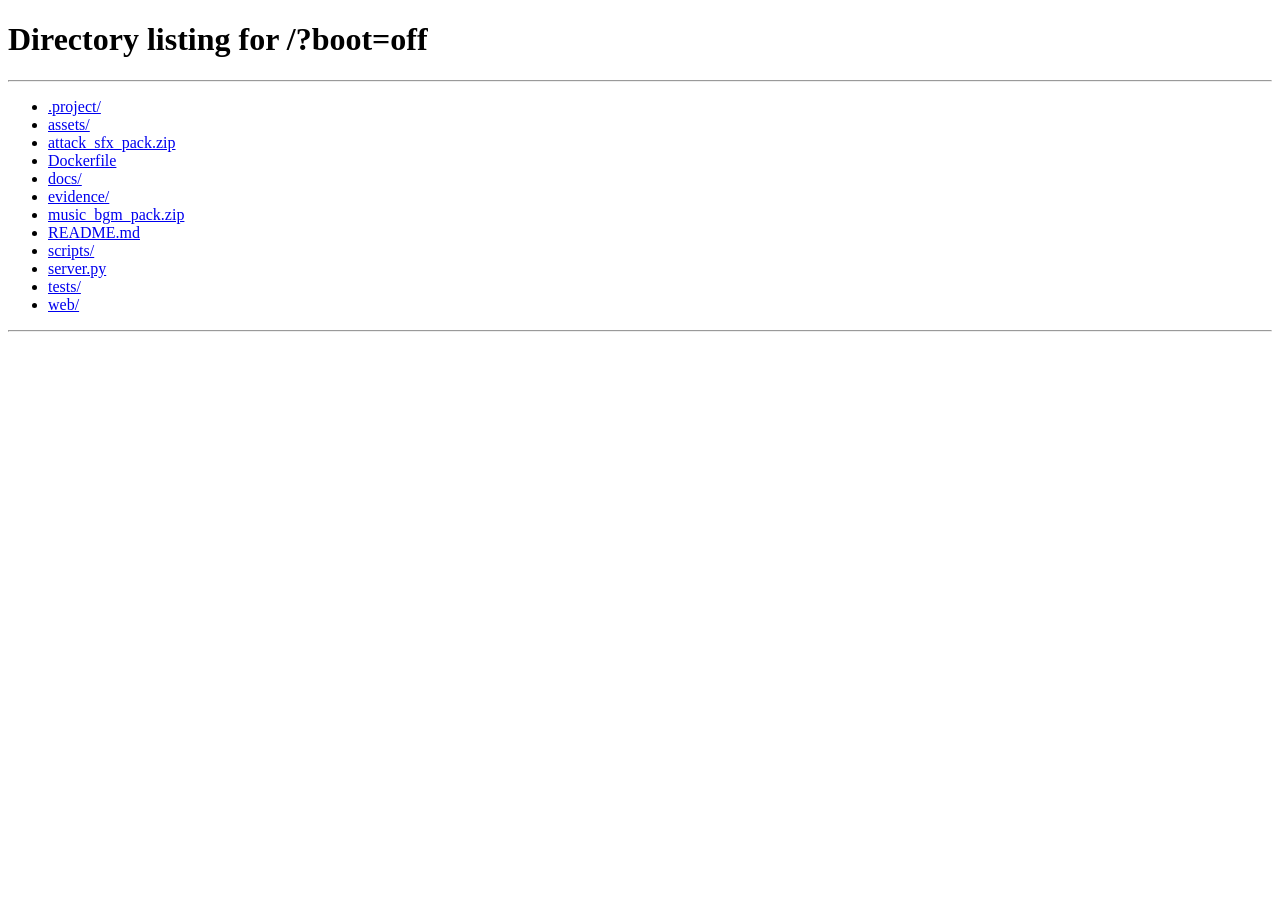
<file: web/dev/probe-lead-final.html>
<!doctype html><meta charset="utf-8"><body style="margin:0">
<iframe id="f" src="/?boot=off" style="width:1280px;height:800px;border:0"></iframe>
<script>
var out=[];
var log=function(m){ out.push(m); console.log('[LP] '+m); };
function W(){ return document.getElementById('f').contentWindow; }
function lua(code){ var r=W().DSH.Engine._fengari.doString(code); return r&&r.ok?r.value:('ERR:'+String(r&&r.error).slice(0,200)); }
function step(ms){ return new Promise(function(res){setTimeout(res,ms);}); }
var f=document.getElementById('f');
f.onload=function(){ setTimeout(async function(){
 try{
  lua(["local ok,err=pcall(function()",
   "local G=require('Game') local orig=G.New",
   "G.New=function(h) local gg=orig(h) _G.__LIVE=gg return gg end",
   "require('main') Start() end)",
   "if not ok then error(err) end"].join("\n"));
  W().DSH.Engine.startLoop();
  await step(700);
  // --- shop ---
  lua("local G=require('Game') _G.__LIVE.coins=300 G.EnterRoom(_G.__LIVE,4)");
  await step(500);
  log('shop mode='+lua("return _G.__LIVE.mode")+' items='+lua("return #_G.__LIVE.shopItems"));
  var d=W().document;
  log('campaignShop='+!!d.getElementById('campaignShop')+' rows='+d.querySelectorAll('.folder-index-row').length
    +' ids='+['shopBuy1','shopBuy2','shopBuy3','shopBuy4','shopBuy5','shopBuyConfirm','shopReroll','shopLeave','shopBalance'].map(function(i){return i+':'+!!d.getElementById(i)}).join(','));
  log('row1title='+lua("return _G.__LIVE.shopItems[1].id")+' rowIds='+lua("local t={} for i,it in ipairs(_G.__LIVE.shopItems) do t[#t+1]=it.id end return table.concat(t,',')"));
  var t0=d.getElementById('shopDetailTitle').textContent;
  d.getElementById('shopBuy3').click(); await step(400);
  var t1=d.getElementById('shopDetailTitle')?d.getElementById('shopDetailTitle').textContent:'(gone)';
  log('select3 idx='+lua("return _G.__LIVE.shopSelectedIndex")+' title '+t0+' -> '+t1);
  var coins0=lua("return _G.__LIVE.coins");
  d.getElementById('shopBuyConfirm').click(); await step(400);
  log('buy coins '+coins0+' -> '+lua("return _G.__LIVE.coins")+' sold3='+lua("return tostring(_G.__LIVE.shopItems[3].sold)")+' buffs='+lua("local n=0 for k,v in pairs(_G.__LIVE.buffs) do n=n+1 end return n"));
  var r0=lua("return _G.__LIVE.shopRerollsLeft");
  d.getElementById('shopReroll').click(); await step(400);
  log('reroll '+r0+' -> '+lua("return _G.__LIVE.shopRerollsLeft")+' first='+lua("return _G.__LIVE.shopItems[1].id")+' n='+lua("return #_G.__LIVE.shopItems"));
  lua("_G.__LIVE.shopRerollsLeft=0 _G.__LIVE.uiRevision=_G.__LIVE.uiRevision+1"); await step(400);
  var btn=W().document.getElementById('shopReroll');
  log('reroll0 text='+(btn?btn.textContent:'?')+' disabled='+(btn?btn.disabled:'?'));
  d=W().document; d.getElementById('shopLeave').click(); await step(500);
  log('leave mode='+lua("return _G.__LIVE.mode")+' cleared='+lua("return tostring(_G.__LIVE.roomCleared)"));
  // --- upgrade reroll ---
  lua("local G=require('Game') _G.__LIVE.mode='upgrade' _G.__LIVE.choices=G.RollChoices(_G.__LIVE) _G.__LIVE.rerollsLeft=3 _G.__LIVE.upgradeSelectedIndex=1 _G.__LIVE.uiRevision=_G.__LIVE.uiRevision+1");
  await step(500);
  var u=W().document.getElementById('upgradeReroll');
  var c0=lua("return _G.__LIVE.choices[1].title");
  log('upgradeReroll='+(u?u.textContent+' disabled='+u.disabled:'MISSING'));
  if(u){ u.click(); await step(400); }
  log('upgrade reroll left='+lua("return _G.__LIVE.rerollsLeft")+' c0 '+c0+' -> '+lua("return _G.__LIVE.choices[1].title"));
  // --- dash travel ---
  lua("local B=require('Buffs') _G.__LIVE.mode='playing' B.Apply(_G.__LIVE,'dash') _G.__LIVE.player.x=520 _G.__LIVE.player.y=340");
  await step(300);
  var x0=lua("return math.floor(_G.__LIVE.player.x)");
  var dr=lua("local G=require('Game') return tostring(G.Dash(_G.__LIVE,1,0))");
  await step(60);
  var x1=lua("return math.floor(_G.__LIVE.player.x)");
  await step(400);
  var x2=lua("return math.floor(_G.__LIVE.player.x)");
  log('dash='+dr+' x '+x0+' -> '+x1+' (60ms) -> '+x2+' (460ms) cooldown='+lua("return string.format('%.2f',require('Buffs').DashState(_G.__LIVE).cooldown)"));
  log('DONE');
 }catch(e){ log('THREW '+(e&&e.message)); }
 window.__OUT=out;
},9000); };
</script>
</file>
